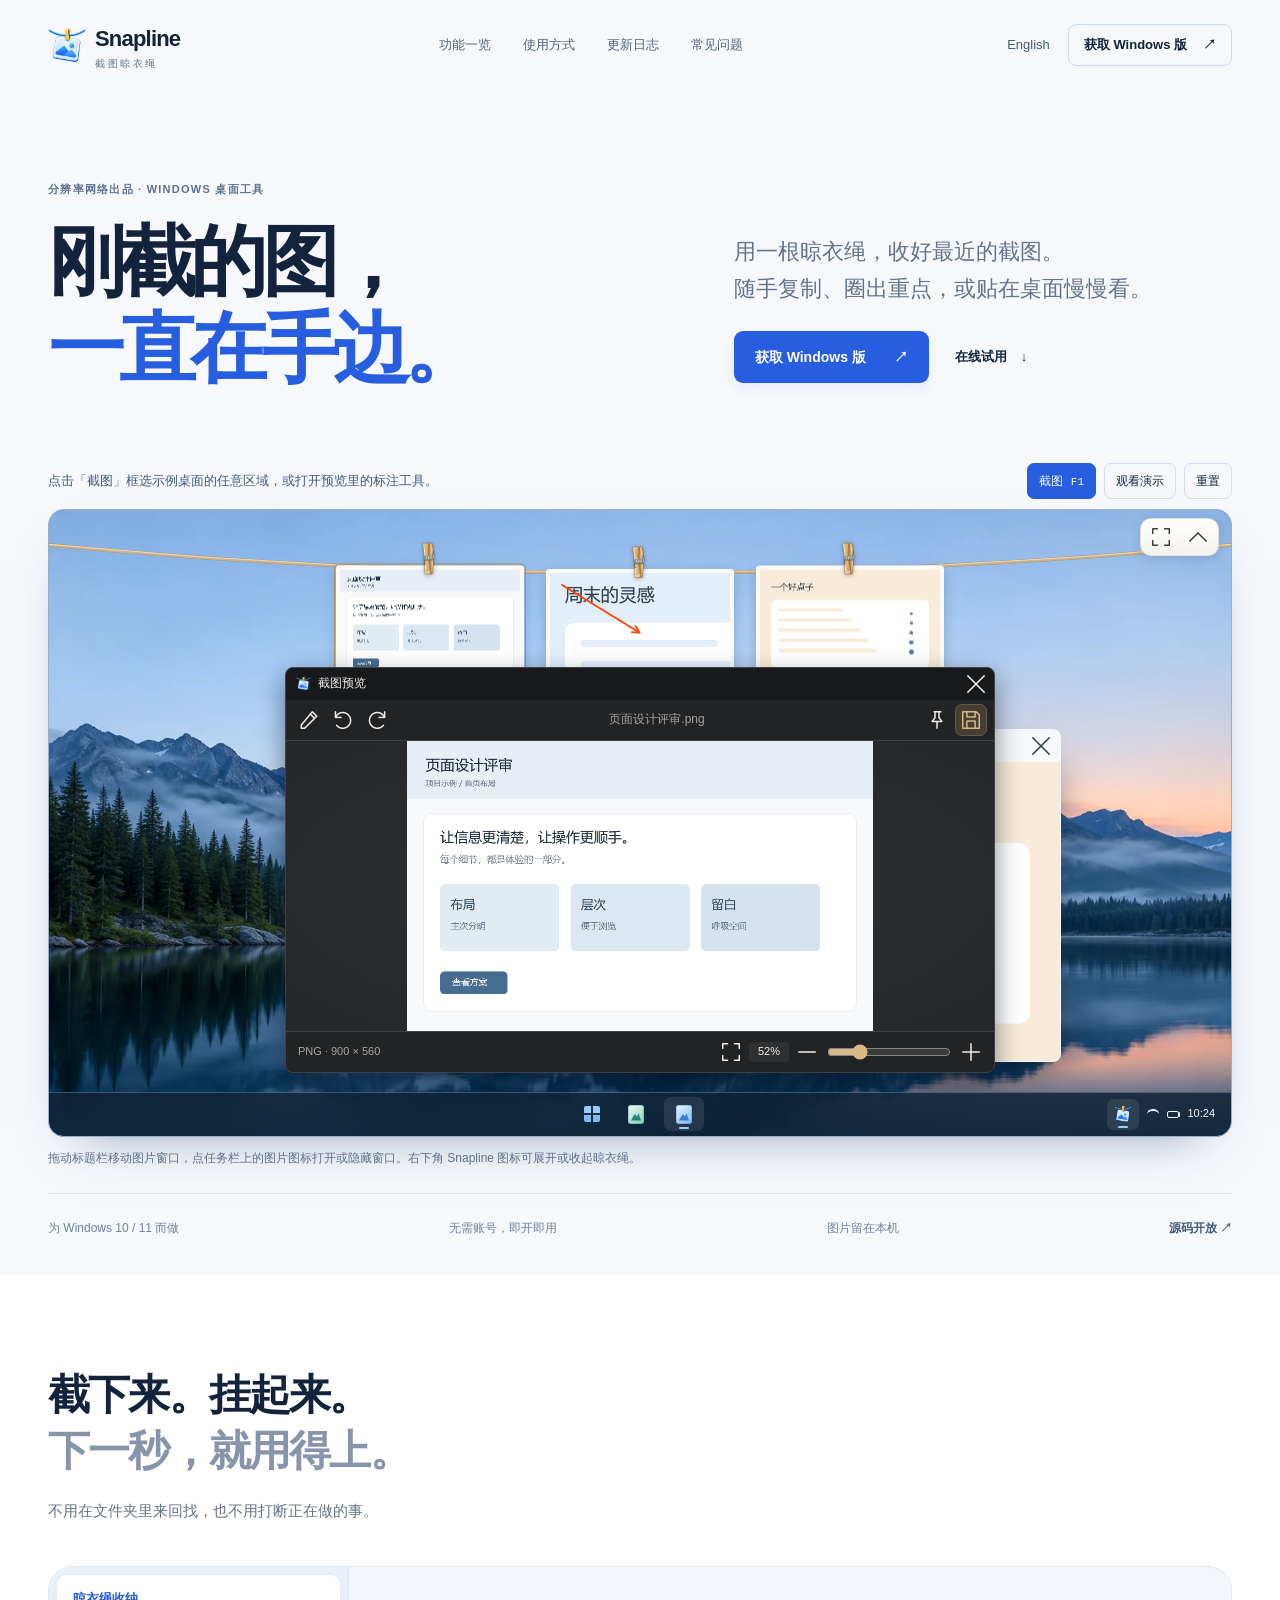
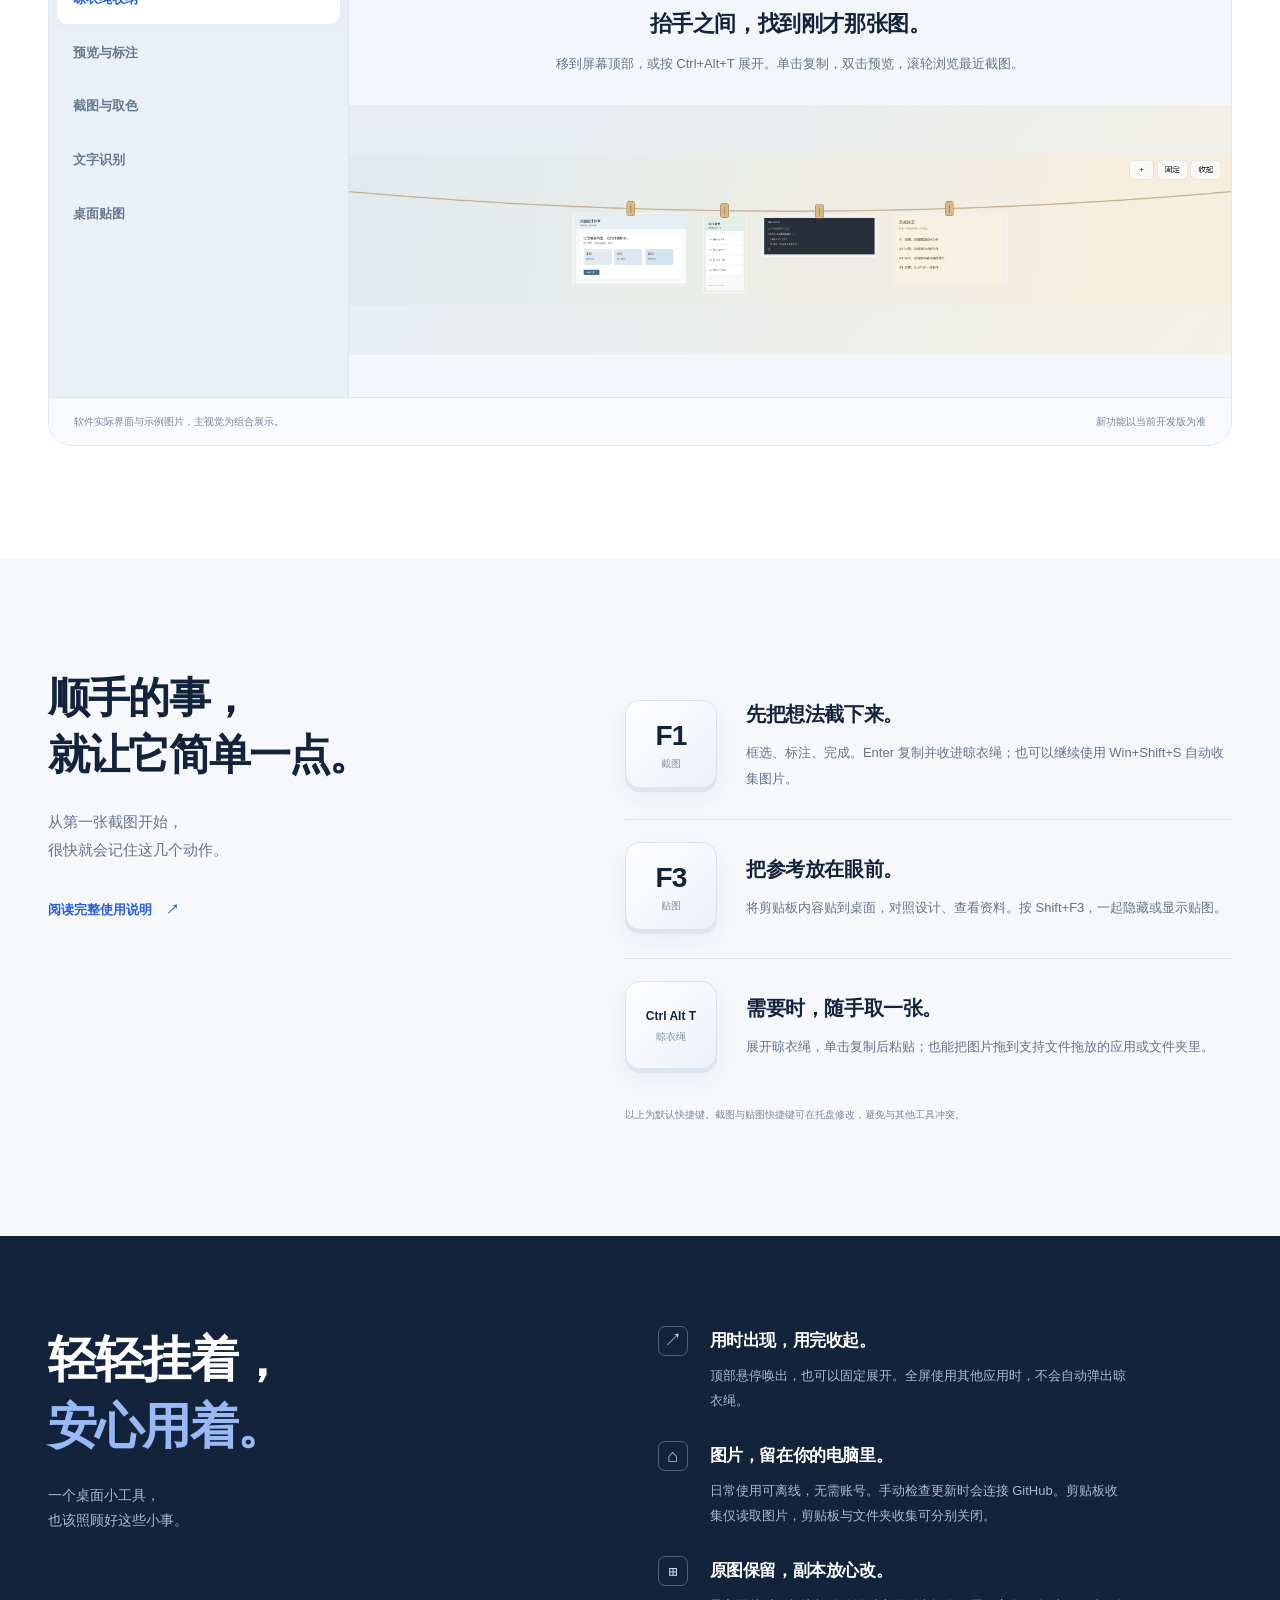
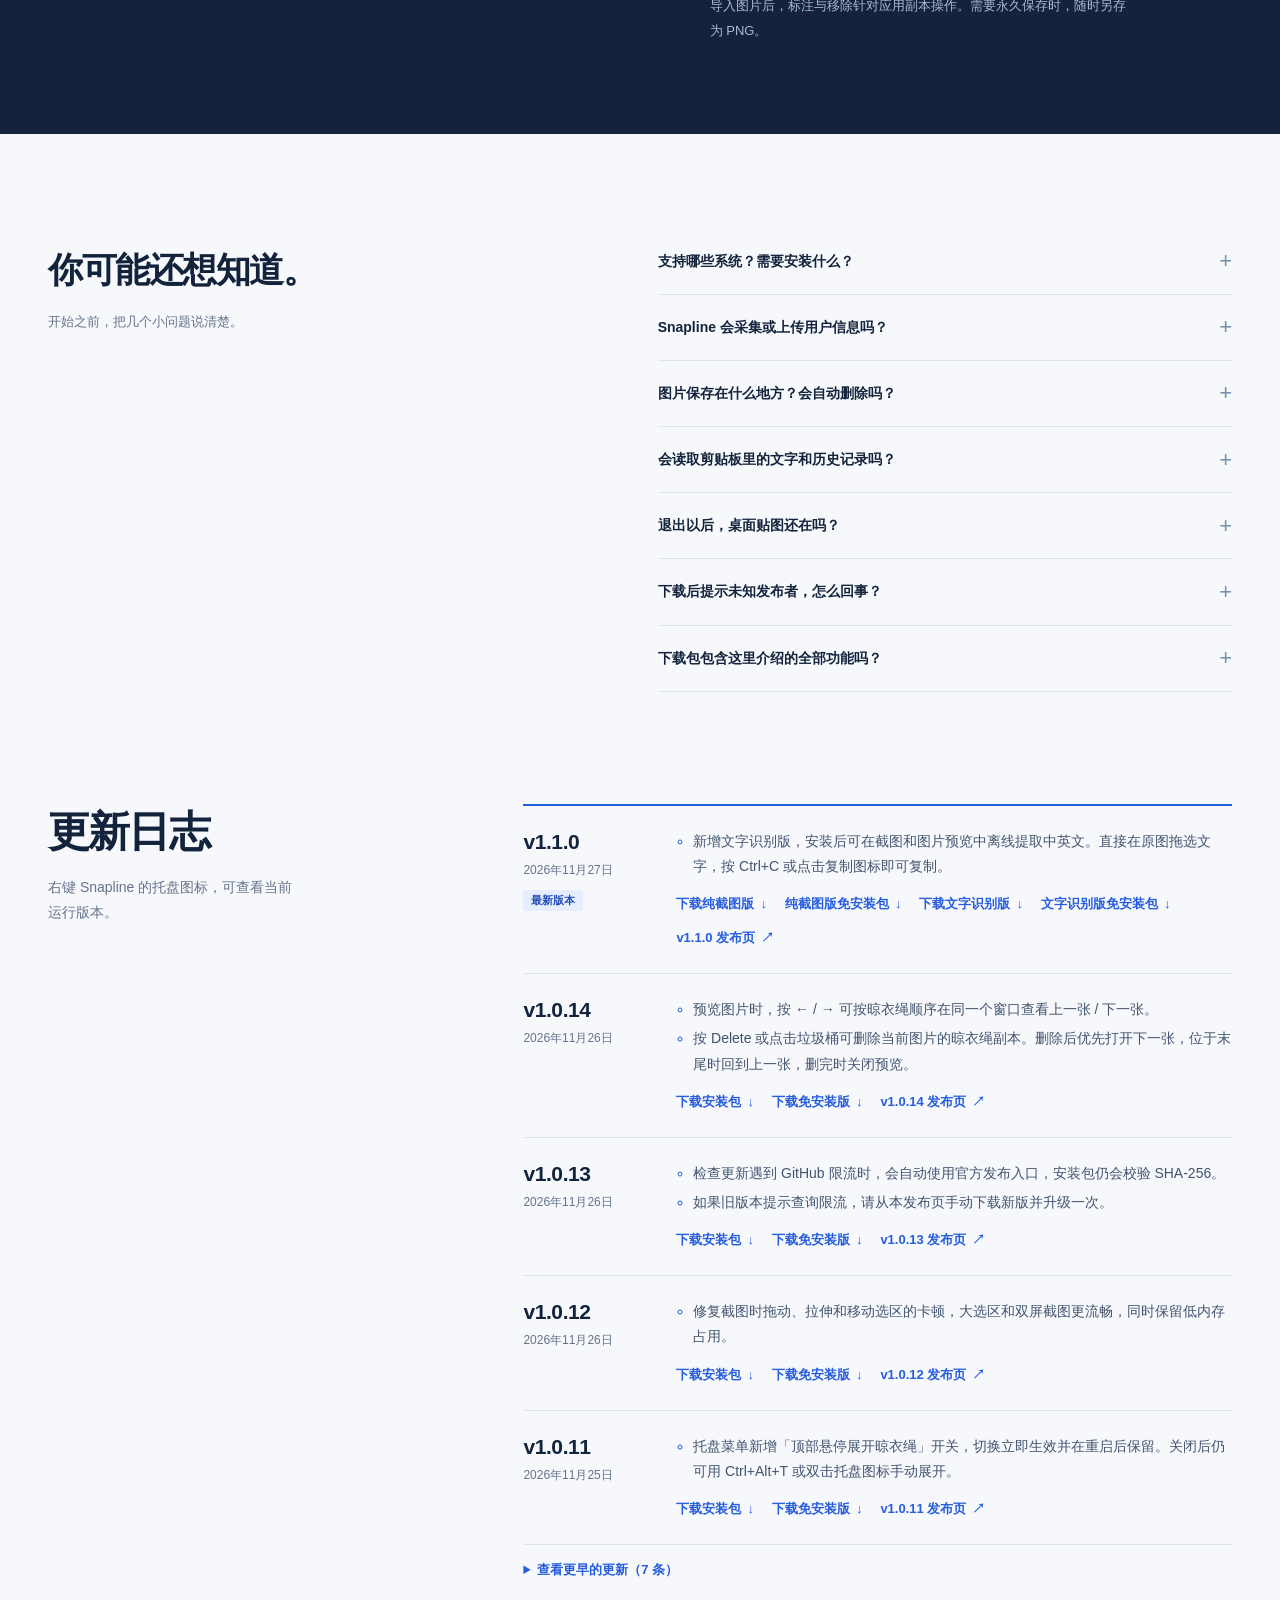
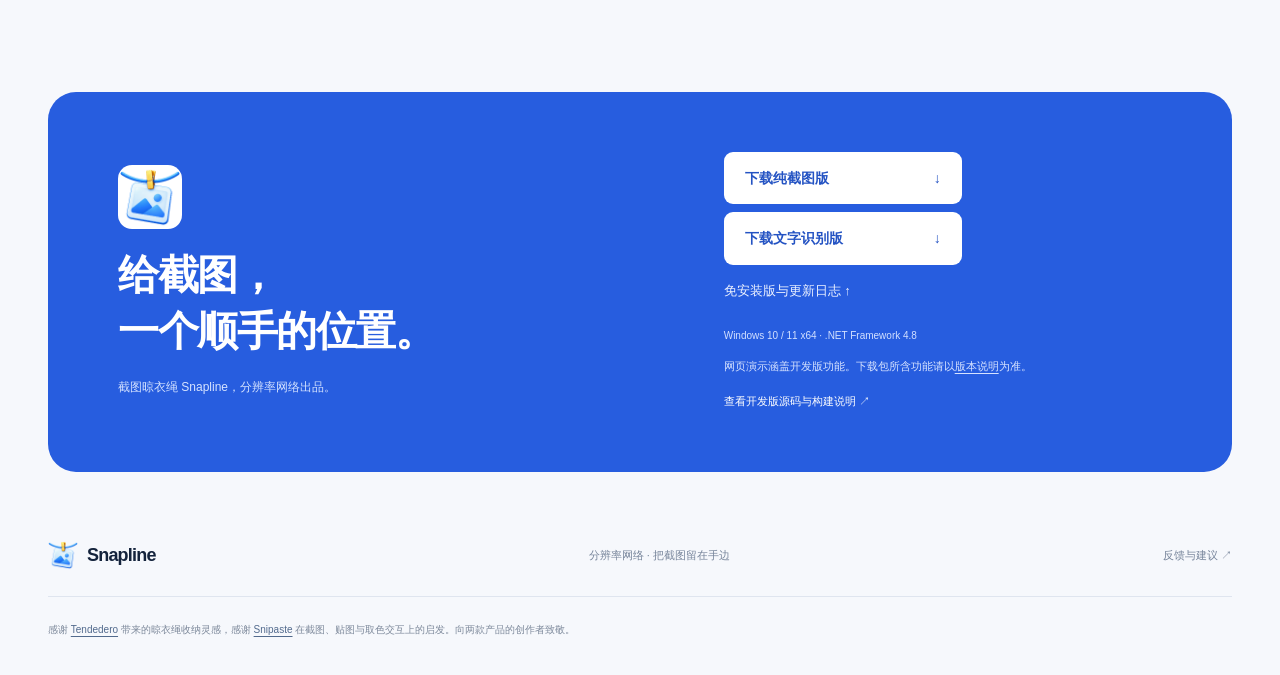
<file: docs/index.html>
<!doctype html>
<html lang="zh-CN">
<head>
  <meta charset="utf-8">
  <meta name="viewport" content="width=device-width, initial-scale=1">
  <meta name="theme-color" content="#f6f8fc">
  <meta name="description" content="截图晾衣绳 Snapline，分辨率网络出品的 Windows 桌面截图工具。把近期截图收在屏幕上方，随手复制、标注和贴图。文字识别版支持在原图上离线提取中英文。">
  <meta property="og:title" content="截图晾衣绳 Snapline · 把截图留在手边">
  <meta property="og:description" content="截下来，挂起来，随手就能用。分辨率网络出品的 Windows 桌面截图工具。">
  <meta property="og:type" content="website">
  <meta property="og:locale" content="zh_CN">
  <title>截图晾衣绳 Snapline · 把截图留在手边</title>
  <link rel="canonical" href="https://snapline-windows.pages.dev/">
  <link rel="alternate" hreflang="zh-CN" href="https://snapline-windows.pages.dev/">
  <link rel="alternate" hreflang="en" href="https://snapline-windows.pages.dev/en/">
  <link rel="alternate" hreflang="x-default" href="https://snapline-windows.pages.dev/">
  <link rel="icon" href="images/app.ico">
  <link rel="stylesheet" href="style.css">
  <link rel="stylesheet" href="desktop-demo.css">
  <script src="script.js" defer></script>
  <script src="capture-tools.js" defer></script>
  <script src="desktop-snapshot.js" defer></script>
  <script src="desktop-demo.js" defer></script>
</head>
<body>
  <a class="skip-link" href="#main">跳到正文</a>
  <header class="site-header">
    <div class="container navigation">
      <a class="brand" href="#" aria-label="Snapline 首页"><img src="images/app.ico" width="38" height="38" alt=""><span>Snapline<span class="brand-cn">截图晾衣绳</span></span></a>
      <nav aria-label="主导航"><a href="#features">功能一览</a><a href="#workflow">使用方式</a><a class="nav-changelog" href="#changelog">更新日志</a><a href="#questions">常见问题</a></nav>
      <div class="nav-actions">
        <a class="language-switch" data-language-switch href="en/index.html" hreflang="en" lang="en">English</a>
        <a class="nav-download" href="#download">获取 Windows 版 <span aria-hidden="true">↗</span></a>
      </div>
    </div>
  </header>
  <main id="main">
    <section class="hero container" aria-labelledby="hero-title">
      <div class="hero-copy">
        <p class="eyebrow">分辨率网络出品 · WINDOWS 桌面工具</p>
        <h1 id="hero-title">刚截的图，<br><span>一直在手边。</span></h1>
      </div>
      <div class="hero-details">
        <p class="hero-description">用一根晾衣绳，收好最近的截图。<br>随手复制、圈出重点，或贴在桌面慢慢看。</p>
        <div class="hero-actions"><a class="button primary" href="#download">获取 Windows 版 <span aria-hidden="true">↗</span></a><a class="text-link" href="#try">在线试用 <span aria-hidden="true">↓</span></a></div>
      </div>
    </section>
    <section class="container desktop-experience" id="try" aria-label="Snapline 网页演示">
      <div id="desktop-demo" class="desktop-demo" role="region" aria-label="可操作的示例桌面" hidden>
        <div class="desktop-toolbar">
          <p class="demo-status" role="status">点击「截图」，框选示例桌面上的任意区域。</p>
          <div class="desktop-actions">
            <button type="button" data-action="capture" class="demo-start">截图 <kbd>F1</kbd></button>
            <button type="button" data-action="tour" aria-pressed="false">观看演示</button>
            <button type="button" data-action="whole" class="demo-start" title="选择整个示例桌面（Ctrl+A）" hidden>全选桌面</button>
            <button type="button" data-action="cancel-top" title="取消截图（Esc）" hidden>取消截图</button>
            <button type="button" data-action="reset">重置</button>
          </div>
        </div>
        <div class="demo-desktop">
          <div class="demo-shelf" aria-label="晾衣绳">
            <canvas class="demo-rope" aria-hidden="true"></canvas>
            <div class="demo-shots" aria-label="最近截图"></div>
            <div class="demo-shelf-tools">
              <button type="button" data-action="open" aria-label="预览选中图片" title="预览选中图片"><span class="demo-icon icon-open"></span></button>
              <button type="button" data-action="collapse" aria-label="收起晾衣绳" title="收起晾衣绳"><span class="demo-icon icon-collapse"></span></button>
            </div>
          </div>
          <div id="demo-weekend" class="demo-paper demo-document" role="group" aria-label="周末灵感.png" hidden>
            <div class="demo-window-title">
              <span class="demo-file-icon demo-weekend-icon" aria-hidden="true"></span>周末灵感.png
              <button type="button" data-action="close-weekend" aria-label="关闭周末灵感" title="关闭周末灵感"><span class="demo-icon icon-close"></span></button>
            </div>
            <canvas role="img" aria-label="带箭头标注的周末灵感示例图"></canvas>
          </div>
          <div id="demo-note" class="demo-paper demo-source" role="group" aria-label="灵感笔记.png">
            <div class="demo-window-title">
              <span class="demo-file-icon" aria-hidden="true"></span>灵感笔记.png
              <button type="button" data-action="close-source" aria-label="关闭示例笔记" title="关闭示例笔记"><span class="demo-icon icon-close"></span></button>
            </div>
            <div class="demo-source-image"><img src="images/06-pinned-image.png" width="640" height="400" alt="示例笔记：一个好点子" draggable="false"></div>
          </div>
          <div class="demo-capture" tabindex="-1" aria-label="拖动框选示例桌面上的任意区域" hidden>
            <canvas class="demo-capture-frame" aria-hidden="true"></canvas>
            <div class="demo-selection" hidden>
              <canvas class="demo-crop-art" aria-hidden="true"></canvas>
              <span class="demo-crop-size"></span>
              <span data-edge="nw"></span><span data-edge="n"></span><span data-edge="ne"></span>
              <span data-edge="w"></span><span data-edge="e"></span>
              <span data-edge="sw"></span><span data-edge="s"></span><span data-edge="se"></span>
            </div>
          </div>
          <div class="demo-capture-actions" aria-label="截图工具栏" hidden>
            <button type="button" data-action="reselect" aria-label="重新框选" title="重新框选"><span class="demo-icon icon-reselect"></span></button>
            <button type="button" data-action="save-crop" aria-label="另存 PNG" title="另存为 PNG（Ctrl+S）" disabled><span class="demo-icon icon-save"></span></button>
            <button type="button" data-action="pin-crop" aria-label="贴到屏幕" title="贴到屏幕（Ctrl+T）" disabled><span class="demo-icon icon-pin"></span></button>
            <button type="button" data-action="cancel" aria-label="取消截图" title="取消（Esc）"><span class="demo-icon icon-close"></span></button>
            <button type="button" data-action="collect" aria-label="完成截图并收进晾衣绳" title="完成截图（Enter）" class="demo-native-highlight" disabled><span class="demo-icon icon-check"></span></button>
          </div>
          <section class="demo-editor" aria-label="图片预览与标注" hidden>
            <div class="demo-window-title"><img src="images/app.ico" width="15" height="15" alt="">截图预览<button type="button" data-action="close-editor" aria-label="关闭预览" title="关闭预览"><span class="demo-icon icon-close"></span></button></div>
            <div class="demo-editor-command">
              <button type="button" data-action="annotate" aria-label="标注工具" title="展开或收起标注工具" aria-expanded="false" aria-controls="demo-annotations"><span class="demo-icon icon-edit"></span></button>
              <button type="button" data-action="rotate-left" aria-label="向左旋转" title="向左旋转 90°"><span class="demo-icon icon-rotate-left"></span></button>
              <button type="button" data-action="rotate" aria-label="向右旋转" title="向右旋转 90°"><span class="demo-icon icon-rotate-right"></span></button>
              <span class="demo-editor-name"></span>
              <button type="button" data-action="pin" aria-label="贴到屏幕" title="将图片与标注贴到屏幕"><span class="demo-icon icon-pin"></span></button>
              <button type="button" data-action="save" class="demo-native-highlight" aria-label="保存到演示副本" title="保存到演示副本"><span class="demo-icon icon-save"></span></button>
            </div>
            <div class="demo-editor-tools" id="demo-annotations" aria-label="标注工具" hidden>
              <button type="button" data-tool="pen" aria-label="画笔" title="画笔" aria-pressed="true"><span class="demo-icon icon-pen"></span></button>
              <button type="button" data-tool="arrow" aria-label="箭头" title="箭头" aria-pressed="false"><span class="demo-icon icon-arrow"></span></button>
              <button type="button" data-action="undo" aria-label="撤销" title="撤销（Ctrl+Z）" disabled><span class="demo-icon icon-undo"></span></button>
              <button type="button" class="demo-ink" data-ink="#ff4500" aria-label="橙红色" title="橙红色" aria-pressed="true"></button>
              <button type="button" class="demo-ink" data-ink="#ffd700" aria-label="金黄色" title="金黄色" aria-pressed="false"></button>
              <button type="button" class="demo-ink" data-ink="#1e90ff" aria-label="亮蓝色" title="亮蓝色" aria-pressed="false"></button>
            </div>
            <div class="demo-editor-image"><canvas tabindex="0" aria-label="在图片上拖动以标注，按 Ctrl+Z 撤销"></canvas></div>
            <div class="demo-editor-footer">
              <span class="demo-editor-info"></span>
              <button type="button" data-action="fit" aria-label="适应窗口" title="适应窗口"><span class="demo-icon icon-open"></span></button>
              <output class="demo-zoom-level"></output>
              <button type="button" data-action="zoom-out" aria-label="缩小预览" title="缩小预览"><span class="demo-icon icon-minus"></span></button>
              <input type="range" class="demo-zoom" aria-label="预览缩放" min="55" max="250" value="100">
              <button type="button" data-action="zoom-in" aria-label="放大预览" title="放大预览"><span class="demo-icon icon-plus"></span></button>
            </div>
          </section>
          <section class="demo-pin" aria-label="桌面贴图" hidden>
            <button type="button" class="demo-pin-handle" aria-label="拖动贴图，或用方向键移动。双击关闭。"><canvas></canvas></button>
            <div class="demo-pin-tools">
              <label>大小 <input type="range" data-adjust="size" min="65" max="130" value="100"></label>
              <label>透明度 <input type="range" data-adjust="opacity" min="25" max="100" value="100"></label>
              <button type="button" data-action="close-pin" aria-label="关闭贴图" title="关闭贴图"><span class="demo-icon icon-close"></span></button>
            </div>
          </section>
          <div class="demo-taskbar" aria-label="示例桌面任务栏">
            <div class="demo-taskbar-apps">
              <span class="demo-launcher" aria-hidden="true"></span>
              <button type="button" data-action="weekend" aria-label="显示或隐藏周末灵感" title="周末灵感.png" aria-controls="demo-weekend" aria-pressed="false"><span class="demo-file-icon demo-weekend-icon" aria-hidden="true"></span></button>
              <button type="button" data-action="note" aria-label="显示或隐藏示例笔记" title="灵感笔记.png" aria-controls="demo-note" aria-pressed="true"><span class="demo-file-icon" aria-hidden="true"></span></button>
            </div>
            <div class="demo-tray">
              <button type="button" data-action="shelf" aria-label="展开或收起截图晾衣绳" title="截图晾衣绳（Ctrl+Alt+T）" aria-pressed="true"><img src="images/app.ico" width="22" height="22" alt=""></button>
              <span class="demo-network" aria-hidden="true"></span><span class="demo-battery" aria-hidden="true"></span><span aria-hidden="true">10:24</span>
            </div>
          </div>
        </div>
        <p class="desktop-caption">拖动标题栏移动图片窗口，点任务栏上的图片图标打开或隐藏窗口。右下角 Snapline 图标可展开或收起晾衣绳。</p>
      </div>
      <div id="desktop-fallback" class="desktop-fallback">
        <img src="images/01-desktop-shelf.png" width="1440" height="246" alt="截图晾衣绳实机界面">
        <p>启用 JavaScript 后可试用网页演示。</p>
      </div>
    </section>
    <div class="container essentials" aria-label="产品特性"><span>为 Windows 10 / 11 而做</span><span>无需账号，即开即用</span><span>图片留在本机</span><a href="https://github.com/super-eggs/snapline-windows" target="_blank" rel="noopener noreferrer">源码开放 <span aria-hidden="true">↗</span></a></div>
    <section class="showcase-section section-space" id="features" aria-labelledby="features-title">
      <div class="container">
        <div class="section-heading reveal"><h2 id="features-title">截下来。挂起来。<br><span class="muted-heading">下一秒，就用得上。</span></h2><p>不用在文件夹里来回找，也不用打断正在做的事。</p></div>
        <div class="showcase reveal">
          <div class="demo-tabs" role="tablist" aria-label="查看软件功能">
            <button id="tab-shelf" type="button" role="tab" aria-selected="true" aria-controls="panel-shelf" tabindex="0">晾衣绳收纳</button>
            <button id="tab-preview" type="button" role="tab" aria-selected="false" aria-controls="panel-preview" tabindex="-1">预览与标注</button>
            <button id="tab-capture" type="button" role="tab" aria-selected="false" aria-controls="panel-capture" tabindex="-1">截图与取色</button>
            <button id="tab-ocr" type="button" role="tab" aria-selected="false" aria-controls="ocr" tabindex="-1">文字识别</button>
            <button id="tab-pin" type="button" role="tab" aria-selected="false" aria-controls="panel-pin" tabindex="-1">桌面贴图</button>
          </div>
          <div id="panel-shelf" class="demo-panel shelf-panel" role="tabpanel" aria-labelledby="tab-shelf" tabindex="0">
            <div class="demo-copy"><h3>抬手之间，找到刚才那张图。</h3><p>移到屏幕顶部，或按 Ctrl+Alt+T 展开。单击复制，双击预览，滚轮浏览最近截图。</p></div>
            <div class="shelf-stage"><img src="images/01-desktop-shelf.png" alt="晾衣绳按截图原比例展示页面、清单、代码与笔记" width="1440" height="246" loading="lazy"></div>
          </div>
          <div id="panel-preview" class="demo-panel" role="tabpanel" aria-labelledby="tab-preview" tabindex="0" hidden>
            <div class="demo-copy"><h3>看清细节，也把重点讲清楚。</h3><p>放大、旋转、标注，在同一个窗口里完成。保存更新应用副本，导入的原图继续保留。</p></div>
            <button class="screenshot-button preview-stage" data-image="images/03-annotation.png" data-title="预览与标注 · 示例界面" aria-label="放大查看预览与标注界面"><img src="images/03-annotation.png" alt="标注窗口内的设计示例与圈选笔迹" width="1100" height="760" loading="lazy"></button>
          </div>
          <div id="panel-capture" class="demo-panel" role="tabpanel" aria-labelledby="tab-capture" tabindex="0" hidden>
            <div class="demo-copy"><h3>一键截图，顺手圈出你想说的。</h3><p>F1 开始截图，自由框选或选择识别到的控件。选好区域后打开取色器，复制 HEX / RGB 颜色。</p></div>
            <a class="capture-stage" href="#try" data-try-capture><img class="capture-example" src="images/05-capture-annotation.png" alt="" width="301" height="201" loading="lazy"><img class="capture-toolbar" src="images/04-capture-toolbar.png" alt="" width="645" height="42" loading="lazy"><span class="button primary">试用截图工具 <span aria-hidden="true">↑</span></span></a>
          </div>
          <div id="ocr" class="demo-panel" role="tabpanel" aria-labelledby="tab-ocr" tabindex="0" hidden>
            <div class="demo-copy">
              <h3>直接复制截图中的文字</h3>
              <p>在截图或图片预览中点击「提取文字」，在原图上拖选中英文，再按 <kbd>Ctrl+C</kbd> 复制。</p>
              <p>文字识别版使用本地模型，离线完成识别。Snapline 不采集用户个人信息，不上传或回传截图和识别结果。</p>
            </div>
            <button class="screenshot-button preview-stage" type="button" data-image="images/07-text-recognition.png" data-title="在原图上选中文字" aria-label="放大查看文字识别界面"><img src="images/07-text-recognition.png" alt="Snapline 截图界面，原图上的英文 Review 和中文项目编号已选中，底部工具栏显示复制文字图标" width="1050" height="640" loading="lazy"></button>
          </div>
          <div id="panel-pin" class="demo-panel" role="tabpanel" aria-labelledby="tab-pin" tabindex="0" hidden>
            <div class="demo-copy"><h3>把参考留在眼前，思路就不用来回切。</h3><p>F3 将剪贴板图片、文字或颜色贴到屏幕。拖动移动，滚轮缩放，Ctrl+滚轮调节透明度。</p></div>
            <div class="pin-stage"><img src="images/06-pinned-image.png" alt="贴图演示中的一张“一个好点子”示例图片" width="640" height="400" loading="lazy"><p>贴图仅在本次运行期间保留，长期保存请另存 PNG。</p></div>
          </div>
          <div class="demo-footer"><span>软件实际界面与示例图片，主视觉为组合展示。</span><span>新功能以当前开发版为准</span></div>
        </div>
      </div>
    </section>
    <section class="workflow-section container section-space" id="workflow" aria-labelledby="workflow-title">
      <div class="workflow-intro reveal"><h2 id="workflow-title">顺手的事，<br>就让它简单一点。</h2><p>从第一张截图开始，<br>很快就会记住这几个动作。</p><a class="text-link" href="https://github.com/super-eggs/snapline-windows#使用" target="_blank" rel="noopener noreferrer">阅读完整使用说明 <span aria-hidden="true">↗</span></a></div>
      <div class="workflow-steps">
        <article class="workflow-step reveal"><div class="keycap"><kbd>F1</kbd><span>截图</span></div><div><h3>先把想法截下来。</h3><p>框选、标注、完成。Enter 复制并收进晾衣绳；也可以继续使用 Win+Shift+S 自动收集图片。</p></div></article>
        <article class="workflow-step reveal"><div class="keycap"><kbd>F3</kbd><span>贴图</span></div><div><h3>把参考放在眼前。</h3><p>将剪贴板内容贴到桌面，对照设计、查看资料。按 Shift+F3，一起隐藏或显示贴图。</p></div></article>
        <article class="workflow-step reveal"><div class="keycap chord"><kbd>Ctrl Alt T</kbd><span>晾衣绳</span></div><div><h3>需要时，随手取一张。</h3><p>展开晾衣绳，单击复制后粘贴；也能把图片拖到支持文件拖放的应用或文件夹里。</p></div></article>
        <p class="shortcut-note">以上为默认快捷键。截图与贴图快捷键可在托盘修改，避免与其他工具冲突。</p>
      </div>
    </section>
    <section class="care-section" aria-labelledby="care-title">
      <div class="container care-layout">
        <div class="care-heading reveal"><h2 id="care-title">轻轻挂着，<br><span>安心用着。</span></h2><p>一个桌面小工具，<br>也该照顾好这些小事。</p></div>
        <div class="care-items">
          <article class="reveal"><span class="care-symbol" aria-hidden="true">↗</span><h3>用时出现，用完收起。</h3><p>顶部悬停唤出，也可以固定展开。全屏使用其他应用时，不会自动弹出晾衣绳。</p></article>
          <article class="reveal"><span class="care-symbol" aria-hidden="true">⌂</span><h3>图片，留在你的电脑里。</h3><p>日常使用可离线，无需账号。手动检查更新时会连接 GitHub。剪贴板收集仅读取图片，剪贴板与文件夹收集可分别关闭。</p></article>
          <article class="reveal"><span class="care-symbol" aria-hidden="true">⊞</span><h3>原图保留，副本放心改。</h3><p>导入图片后，标注与移除针对应用副本操作。需要永久保存时，随时另存为 PNG。</p></article>
        </div>
      </div>
    </section>
    <section class="container questions-section section-space" id="questions" aria-labelledby="questions-title">
      <div class="questions-heading reveal"><h2 id="questions-title">你可能还想知道。</h2><p>开始之前，把几个小问题说清楚。</p></div>
      <div class="questions-list reveal">
        <details><summary>支持哪些系统？需要安装什么？</summary><div><p>支持 Windows 10 / 11 x64，需要 .NET Framework 4.8 或更高版本。提供安装包和免安装版；安装包无需管理员权限，免安装版解压后运行 Snapline.exe 即可。</p></div></details>
        <details id="privacy"><summary>Snapline 会采集或上传用户信息吗？</summary><div><p>Snapline 客户端不采集用户个人信息或使用统计。截图、剪贴板内容和识别结果均在本机处理，不会上传或回传。手动检查更新时，软件只向 GitHub 查询公开版本，并在你确认后获取更新。</p></div></details>
        <details><summary>图片保存在什么地方？会自动删除吗？</summary><div><p>图片副本与设置保存在 <code>%LOCALAPPDATA%\Snapline</code>，也可从托盘打开收集文件夹。晾衣绳显示最近 60 张，较旧副本仍留在 inbox 文件夹中，不会自动清理。</p></div></details>
        <details><summary>会读取剪贴板里的文字和历史记录吗？</summary><div><p>自动收集只读取之后发生变化的图片，不读取文字或剪贴板历史。仅当你主动使用“贴到屏幕”时，才会读取当前剪贴板中的图片、文字或颜色。</p></div></details>
        <details><summary>退出以后，桌面贴图还在吗？</summary><div><p>贴图只在当前运行期间保留，退出后不会恢复。需要长期保留，请在贴图中按 Ctrl+S 另存 PNG。晾衣绳里已保存的图片副本会留在本机。</p></div></details>
        <details><summary>下载后提示未知发布者，怎么回事？</summary><div><p>当前程序与安装包尚未进行代码签名，Windows 可能显示未知发布者或 SmartScreen 提示。请只从本页链接指向的 GitHub Release 下载，并核对该版本附带的 SHA-256 校验文件。</p></div></details>
        <details><summary>下载包包含这里介绍的全部功能吗？</summary><div><p>本页演示开发版的部分功能。下载前可查看对应版本说明，开发版也可从源码构建。</p></div></details>
      </div>
    </section>
    <section class="changelog-section container" id="changelog" aria-labelledby="changelog-title">
      <div class="changelog-heading">
        <h2 id="changelog-title">更新日志</h2>
        <p>右键 Snapline 的托盘图标，可查看当前运行版本。</p>
      </div>
      <div class="changelog-history">
        <!-- releases:start -->
        <ol class="changelog-entries" role="list">
          <li class="changelog-entry">
            <div class="changelog-version">
              <h3>v1.1.0</h3><time datetime="2026-11-27">2026年11月27日</time>
              <span class="changelog-latest">最新版本</span>
            </div>
            <div class="changelog-content">
              <ul class="changelog-notes">
                <li>新增文字识别版，安装后可在截图和图片预览中离线提取中英文。直接在原图拖选文字，按 Ctrl+C 或点击复制图标即可复制。</li>
              </ul>
              <div class="changelog-links">
                <a href="https://github.com/super-eggs/snapline-windows/releases/download/v1.1.0/Snapline-Setup-1.1.0-x64.exe">下载纯截图版 <span aria-hidden="true">↓</span></a>
                <a href="https://github.com/super-eggs/snapline-windows/releases/download/v1.1.0/Snapline-Portable-1.1.0-x64.zip">纯截图版免安装包 <span aria-hidden="true">↓</span></a>
                <a href="https://github.com/super-eggs/snapline-windows/releases/download/v1.1.0/Snapline-OCR-Setup-1.1.0-x64.exe">下载文字识别版 <span aria-hidden="true">↓</span></a>
                <a href="https://github.com/super-eggs/snapline-windows/releases/download/v1.1.0/Snapline-OCR-Portable-1.1.0-x64.zip">文字识别版免安装包 <span aria-hidden="true">↓</span></a>
                <a href="https://github.com/super-eggs/snapline-windows/releases/tag/v1.1.0">v1.1.0 发布页 <span aria-hidden="true">↗</span></a>
              </div>
            </div>
          </li>
          <li class="changelog-entry">
            <div class="changelog-version">
              <h3>v1.0.14</h3><time datetime="2026-11-26">2026年11月26日</time>
            </div>
            <div class="changelog-content">
              <ul class="changelog-notes">
                <li>预览图片时，按 ← / → 可按晾衣绳顺序在同一个窗口查看上一张 / 下一张。</li>
                <li>按 Delete 或点击垃圾桶可删除当前图片的晾衣绳副本。删除后优先打开下一张，位于末尾时回到上一张，删完时关闭预览。</li>
              </ul>
              <div class="changelog-links">
                <a href="https://github.com/super-eggs/snapline-windows/releases/download/v1.0.14/Snapline-Setup-1.0.14-x64.exe">下载安装包 <span aria-hidden="true">↓</span></a>
                <a href="https://github.com/super-eggs/snapline-windows/releases/download/v1.0.14/Snapline-Portable-1.0.14-x64.zip">下载免安装版 <span aria-hidden="true">↓</span></a>
                <a href="https://github.com/super-eggs/snapline-windows/releases/tag/v1.0.14">v1.0.14 发布页 <span aria-hidden="true">↗</span></a>
              </div>
            </div>
          </li>
          <li class="changelog-entry">
            <div class="changelog-version">
              <h3>v1.0.13</h3><time datetime="2026-11-26">2026年11月26日</time>
            </div>
            <div class="changelog-content">
              <ul class="changelog-notes">
                <li>检查更新遇到 GitHub 限流时，会自动使用官方发布入口，安装包仍会校验 SHA-256。</li>
                <li>如果旧版本提示查询限流，请从本发布页手动下载新版并升级一次。</li>
              </ul>
              <div class="changelog-links">
                <a href="https://github.com/super-eggs/snapline-windows/releases/download/v1.0.13/Snapline-Setup-1.0.13-x64.exe">下载安装包 <span aria-hidden="true">↓</span></a>
                <a href="https://github.com/super-eggs/snapline-windows/releases/download/v1.0.13/Snapline-Portable-1.0.13-x64.zip">下载免安装版 <span aria-hidden="true">↓</span></a>
                <a href="https://github.com/super-eggs/snapline-windows/releases/tag/v1.0.13">v1.0.13 发布页 <span aria-hidden="true">↗</span></a>
              </div>
            </div>
          </li>
          <li class="changelog-entry">
            <div class="changelog-version">
              <h3>v1.0.12</h3><time datetime="2026-11-26">2026年11月26日</time>
            </div>
            <div class="changelog-content">
              <ul class="changelog-notes">
                <li>修复截图时拖动、拉伸和移动选区的卡顿，大选区和双屏截图更流畅，同时保留低内存占用。</li>
              </ul>
              <div class="changelog-links">
                <a href="https://github.com/super-eggs/snapline-windows/releases/download/v1.0.12/Snapline-Setup-1.0.12-x64.exe">下载安装包 <span aria-hidden="true">↓</span></a>
                <a href="https://github.com/super-eggs/snapline-windows/releases/download/v1.0.12/Snapline-Portable-1.0.12-x64.zip">下载免安装版 <span aria-hidden="true">↓</span></a>
                <a href="https://github.com/super-eggs/snapline-windows/releases/tag/v1.0.12">v1.0.12 发布页 <span aria-hidden="true">↗</span></a>
              </div>
            </div>
          </li>
          <li class="changelog-entry">
            <div class="changelog-version">
              <h3>v1.0.11</h3><time datetime="2026-11-25">2026年11月25日</time>
            </div>
            <div class="changelog-content">
              <ul class="changelog-notes">
                <li>托盘菜单新增「顶部悬停展开晾衣绳」开关，切换立即生效并在重启后保留。关闭后仍可用 Ctrl+Alt+T 或双击托盘图标手动展开。</li>
              </ul>
              <div class="changelog-links">
                <a href="https://github.com/super-eggs/snapline-windows/releases/download/v1.0.11/Snapline-Setup-1.0.11-x64.exe">下载安装包 <span aria-hidden="true">↓</span></a>
                <a href="https://github.com/super-eggs/snapline-windows/releases/download/v1.0.11/Snapline-Portable-1.0.11-x64.zip">下载免安装版 <span aria-hidden="true">↓</span></a>
                <a href="https://github.com/super-eggs/snapline-windows/releases/tag/v1.0.11">v1.0.11 发布页 <span aria-hidden="true">↗</span></a>
              </div>
            </div>
          </li>
        </ol>
        <details class="changelog-older">
          <summary>查看更早的更新（7 条）</summary>
          <ol class="changelog-entries" role="list" start="6">
            <li class="changelog-entry">
              <div class="changelog-version">
                <h3>v1.0.10</h3><time datetime="2026-11-25">2026年11月25日</time>
              </div>
              <div class="changelog-content">
                <ul class="changelog-notes">
                  <li>降低截图和框选时的内存峰值，保留原始分辨率。大尺寸截图关闭后，在后台回收图像缓冲。</li>
                  <li>托盘菜单首次打开时加载，后台快捷键使用轻量消息窗口。</li>
                </ul>
                <div class="changelog-links">
                  <a href="https://github.com/super-eggs/snapline-windows/releases/download/v1.0.10/Snapline-Setup-1.0.10-x64.exe">下载安装包 <span aria-hidden="true">↓</span></a>
                  <a href="https://github.com/super-eggs/snapline-windows/releases/download/v1.0.10/Snapline-Portable-1.0.10-x64.zip">下载免安装版 <span aria-hidden="true">↓</span></a>
                  <a href="https://github.com/super-eggs/snapline-windows/releases/tag/v1.0.10">v1.0.10 发布页 <span aria-hidden="true">↗</span></a>
                </div>
              </div>
            </li>
            <li class="changelog-entry">
              <div class="changelog-version">
                <h3>v1.0.9</h3><time datetime="2026-11-24">2026年11月24日</time>
              </div>
              <div class="changelog-content">
                <ul class="changelog-notes">
                  <li>鼠标移到屏幕顶部时，晾衣绳缓缓滑下，移开后滑回顶部。收起途中移回鼠标，面板会反向滑回。</li>
                  <li>修复截图复制时与后台剪贴板收集争用，以及图片已可粘贴时仍提示复制失败的情况。</li>
                  <li>托盘启动时先准备快捷键，首次展开晾衣绳时再加载历史缩略图。</li>
                  <li>晾衣绳收起时按快捷键可以直接开始截图，抓屏和暗色背景在后台准备。</li>
                  <li>放大预览时保留清晰像素边缘，减少标注时的重复绘制，并在后台保存预览修改。</li>
                </ul>
                <div class="changelog-links">
                  <a href="https://github.com/super-eggs/snapline-windows/releases/download/v1.0.9/Snapline-Setup-1.0.9-x64.exe">下载安装包 <span aria-hidden="true">↓</span></a>
                  <a href="https://github.com/super-eggs/snapline-windows/releases/download/v1.0.9/Snapline-Portable-1.0.9-x64.zip">下载免安装版 <span aria-hidden="true">↓</span></a>
                  <a href="https://github.com/super-eggs/snapline-windows/releases/tag/v1.0.9">v1.0.9 发布页 <span aria-hidden="true">↗</span></a>
                </div>
              </div>
            </li>
            <li class="changelog-entry">
              <div class="changelog-version">
                <h3>v1.0.4</h3><time datetime="2026-11-21">2026年11月21日</time>
              </div>
              <div class="changelog-content">
                <ul class="changelog-notes">
                  <li>修复 GitHub Actions 原生控件识别自检受真实鼠标位置干扰的问题。</li>
                  <li>正式版本标签可自动构建安装包和便携版，完成安装与卸载检查后发布。</li>
                </ul>
                <div class="changelog-links">
                  <a href="https://github.com/super-eggs/snapline-windows/releases/download/v1.0.4/Snapline-Setup-1.0.4-x64.exe">下载安装包 <span aria-hidden="true">↓</span></a>
                  <a href="https://github.com/super-eggs/snapline-windows/releases/download/v1.0.4/Snapline-Portable-1.0.4-x64.zip">下载免安装版 <span aria-hidden="true">↓</span></a>
                  <a href="https://github.com/super-eggs/snapline-windows/releases/tag/v1.0.4">v1.0.4 发布页 <span aria-hidden="true">↗</span></a>
                </div>
              </div>
            </li>
            <li class="changelog-entry">
              <div class="changelog-version">
                <h3>v1.0.3</h3><time datetime="2026-11-21">2026年11月21日</time>
              </div>
              <div class="changelog-content">
                <ul class="changelog-notes">
                  <li>右键系统托盘图标可手动检查 GitHub 上的最新正式版。</li>
                  <li>安装版确认后下载并校验安装包，可在原目录升级，保留截图和设置。</li>
                  <li>免安装版可从更新提示打开新版 ZIP 下载。</li>
                  <li>文字标注确认后，可用文字或手形工具拖动调整位置，并用 Ctrl+Z 撤销移动。</li>
                </ul>
                <div class="changelog-links">
                  <a href="https://github.com/super-eggs/snapline-windows/releases/download/v1.0.3/Snapline-Setup-1.0.3-x64.exe">下载安装包 <span aria-hidden="true">↓</span></a>
                  <a href="https://github.com/super-eggs/snapline-windows/releases/download/v1.0.3/Snapline-Portable-1.0.3-x64.zip">下载免安装版 <span aria-hidden="true">↓</span></a>
                  <a href="https://github.com/super-eggs/snapline-windows/releases/tag/v1.0.3">v1.0.3 发布页 <span aria-hidden="true">↗</span></a>
                </div>
              </div>
            </li>
            <li class="changelog-entry">
              <div class="changelog-version">
                <h3>v1.0.2</h3><time datetime="2026-11-20">2026年11月20日</time>
              </div>
              <div class="changelog-content">
                <ul class="changelog-notes">
                  <li>截图完成时如果剪贴板被占用，自动重试复制。持续失败时提示截图已保存，可从晾衣绳重新复制。</li>
                  <li>右键系统托盘图标可查看当前运行版本。</li>
                  <li>安装包和免安装版文件名都带有版本号。</li>
                  <li>可覆盖安装升级，保留截图与配置。</li>
                </ul>
                <div class="changelog-links">
                  <a href="https://github.com/super-eggs/snapline-windows/releases/download/v1.0.2/Snapline-Setup-1.0.2-x64.exe">下载安装包 <span aria-hidden="true">↓</span></a>
                  <a href="https://github.com/super-eggs/snapline-windows/releases/download/v1.0.2/Snapline-Portable-1.0.2-x64.zip">下载免安装版 <span aria-hidden="true">↓</span></a>
                  <a href="https://github.com/super-eggs/snapline-windows/releases/tag/v1.0.2">v1.0.2 发布页 <span aria-hidden="true">↗</span></a>
                </div>
              </div>
            </li>
            <li class="changelog-entry">
              <div class="changelog-version">
                <h3>v1.0.1</h3><time datetime="2026-10-12">2026年10月12日</time>
              </div>
              <div class="changelog-content">
                <ul class="changelog-notes">
                  <li>新增 Snapline 专属图标：蓝色弧形晾衣绳、金色夹子与截图卡片。</li>
                  <li>程序文件、预览窗口、系统托盘、安装包和快捷方式统一使用新图标。</li>
                  <li>图标内含 16–256 像素的九种尺寸，支持 Windows 不同缩放比例。</li>
                  <li>可覆盖安装升级，保留截图与配置。</li>
                </ul>
                <div class="changelog-links">
                  <a href="https://github.com/super-eggs/snapline-windows/releases/download/v1.0.1/Snapline-Setup-x64.exe">下载安装包 <span aria-hidden="true">↓</span></a>
                  <a href="https://github.com/super-eggs/snapline-windows/releases/download/v1.0.1/Snapline-Portable-x64.zip">下载免安装版 <span aria-hidden="true">↓</span></a>
                  <a href="https://github.com/super-eggs/snapline-windows/releases/tag/v1.0.1">v1.0.1 发布页 <span aria-hidden="true">↗</span></a>
                </div>
              </div>
            </li>
            <li class="changelog-entry">
              <div class="changelog-version">
                <h3>v1.0.0</h3><time datetime="2026-10-12">2026年10月12日</time>
              </div>
              <div class="changelog-content">
                <ul class="changelog-notes">
                  <li>首个 Windows 版本，支持剪贴板图片收集、晾衣绳浏览、单击复制、图片预览和画笔标注。</li>
                </ul>
                <div class="changelog-links">
                  <a href="https://github.com/super-eggs/snapline-windows/releases/download/v1.0.0/Snapline-Setup-x64.exe">下载安装包 <span aria-hidden="true">↓</span></a>
                  <a href="https://github.com/super-eggs/snapline-windows/releases/download/v1.0.0/Snapline-Portable-x64.zip">下载免安装版 <span aria-hidden="true">↓</span></a>
                  <a href="https://github.com/super-eggs/snapline-windows/releases/tag/v1.0.0">v1.0.0 发布页 <span aria-hidden="true">↗</span></a>
                </div>
              </div>
            </li>
          </ol>
        </details>
        <!-- releases:end -->
      </div>
    </section>
    <section class="download-section container" id="download" aria-labelledby="download-title">
      <div class="download-card reveal">
        <div class="download-copy"><img src="images/app.ico" width="64" height="64" alt="" loading="lazy"><h2 id="download-title">给截图，<br>一个顺手的位置。</h2><p>截图晾衣绳 Snapline，分辨率网络出品。</p></div>
        <div class="download-options">
          <!-- downloads:start -->
          <div class="download-choices">
            <a class="button light-button" href="https://github.com/super-eggs/snapline-windows/releases/download/v1.1.0/Snapline-Setup-1.1.0-x64.exe">下载纯截图版 <span aria-hidden="true">↓</span></a>
            <a class="button light-button" href="https://github.com/super-eggs/snapline-windows/releases/download/v1.1.0/Snapline-OCR-Setup-1.1.0-x64.exe">下载文字识别版 <span aria-hidden="true">↓</span></a>
          </div>
          <!-- downloads:end -->
          <a class="portable-link" href="#changelog">免安装版与更新日志 <span aria-hidden="true">↑</span></a>
          <p class="download-system">Windows 10 / 11 x64 · .NET Framework 4.8</p>
          <p class="release-note">网页演示涵盖开发版功能。下载包所含功能请以<a href="https://github.com/super-eggs/snapline-windows/releases/latest" target="_blank" rel="noopener noreferrer">版本说明</a>为准。</p>
          <a class="source-link" href="https://github.com/super-eggs/snapline-windows" target="_blank" rel="noopener noreferrer">查看开发版源码与构建说明 <span aria-hidden="true">↗</span></a>
        </div>
      </div>
    </section>
  </main>
  <footer class="site-footer container">
    <div class="footer-top"><a class="brand" href="#"><img src="images/app.ico" width="30" height="30" alt=""><span>Snapline</span></a><span>分辨率网络 · 把截图留在手边</span><a href="https://github.com/super-eggs/snapline-windows/issues" target="_blank" rel="noopener noreferrer">反馈与建议 <span aria-hidden="true">↗</span></a></div>
    <p class="thanks">感谢 <a href="https://tendedero.app/" target="_blank" rel="noopener noreferrer">Tendedero</a> 带来的晾衣绳收纳灵感，感谢 <a href="https://zh.snipaste.com/" target="_blank" rel="noopener noreferrer">Snipaste</a> 在截图、贴图与取色交互上的启发。向两款产品的创作者致敬。</p>
  </footer>
  <dialog id="image-dialog" aria-labelledby="dialog-title"><div class="dialog-header"><span id="dialog-title">软件界面</span><button type="button" id="close-dialog" aria-label="关闭大图">关闭 <span aria-hidden="true">×</span></button></div><img id="dialog-image" alt=""></dialog>
</body>
</html>
</file>
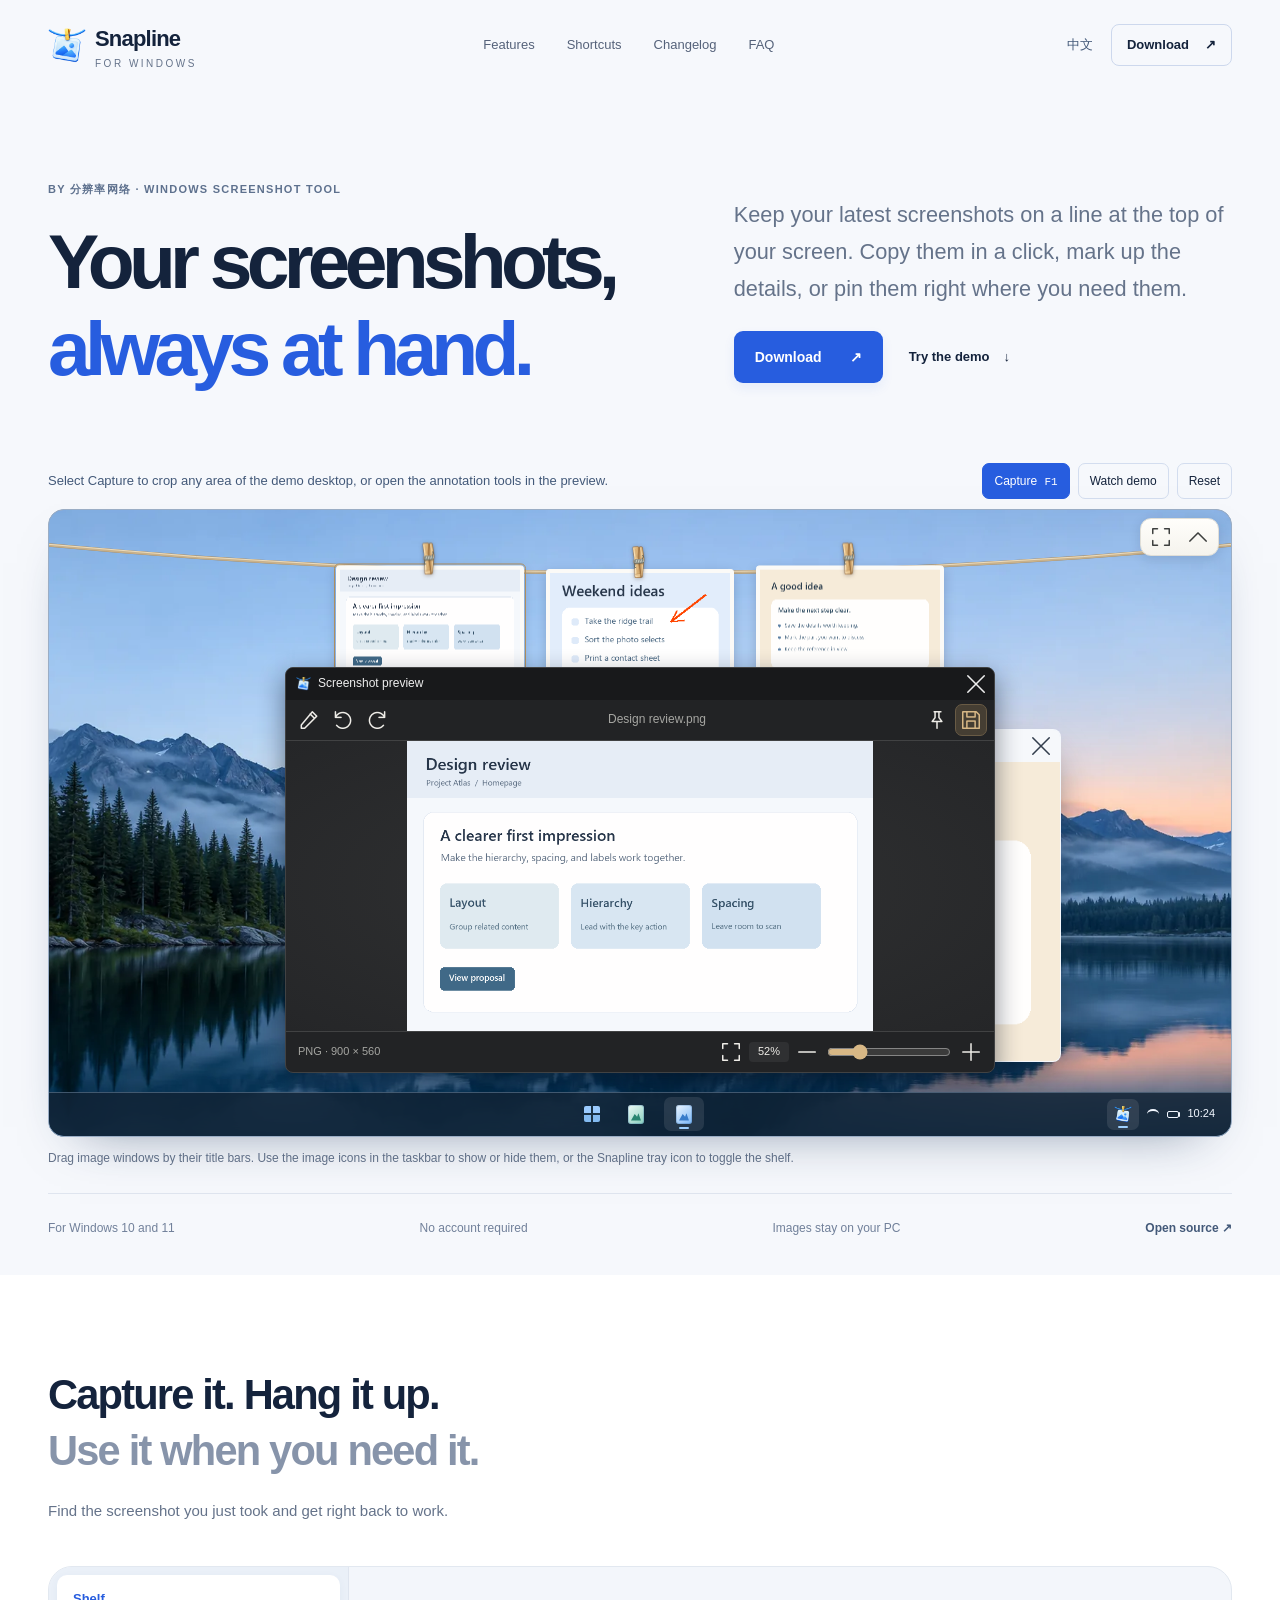
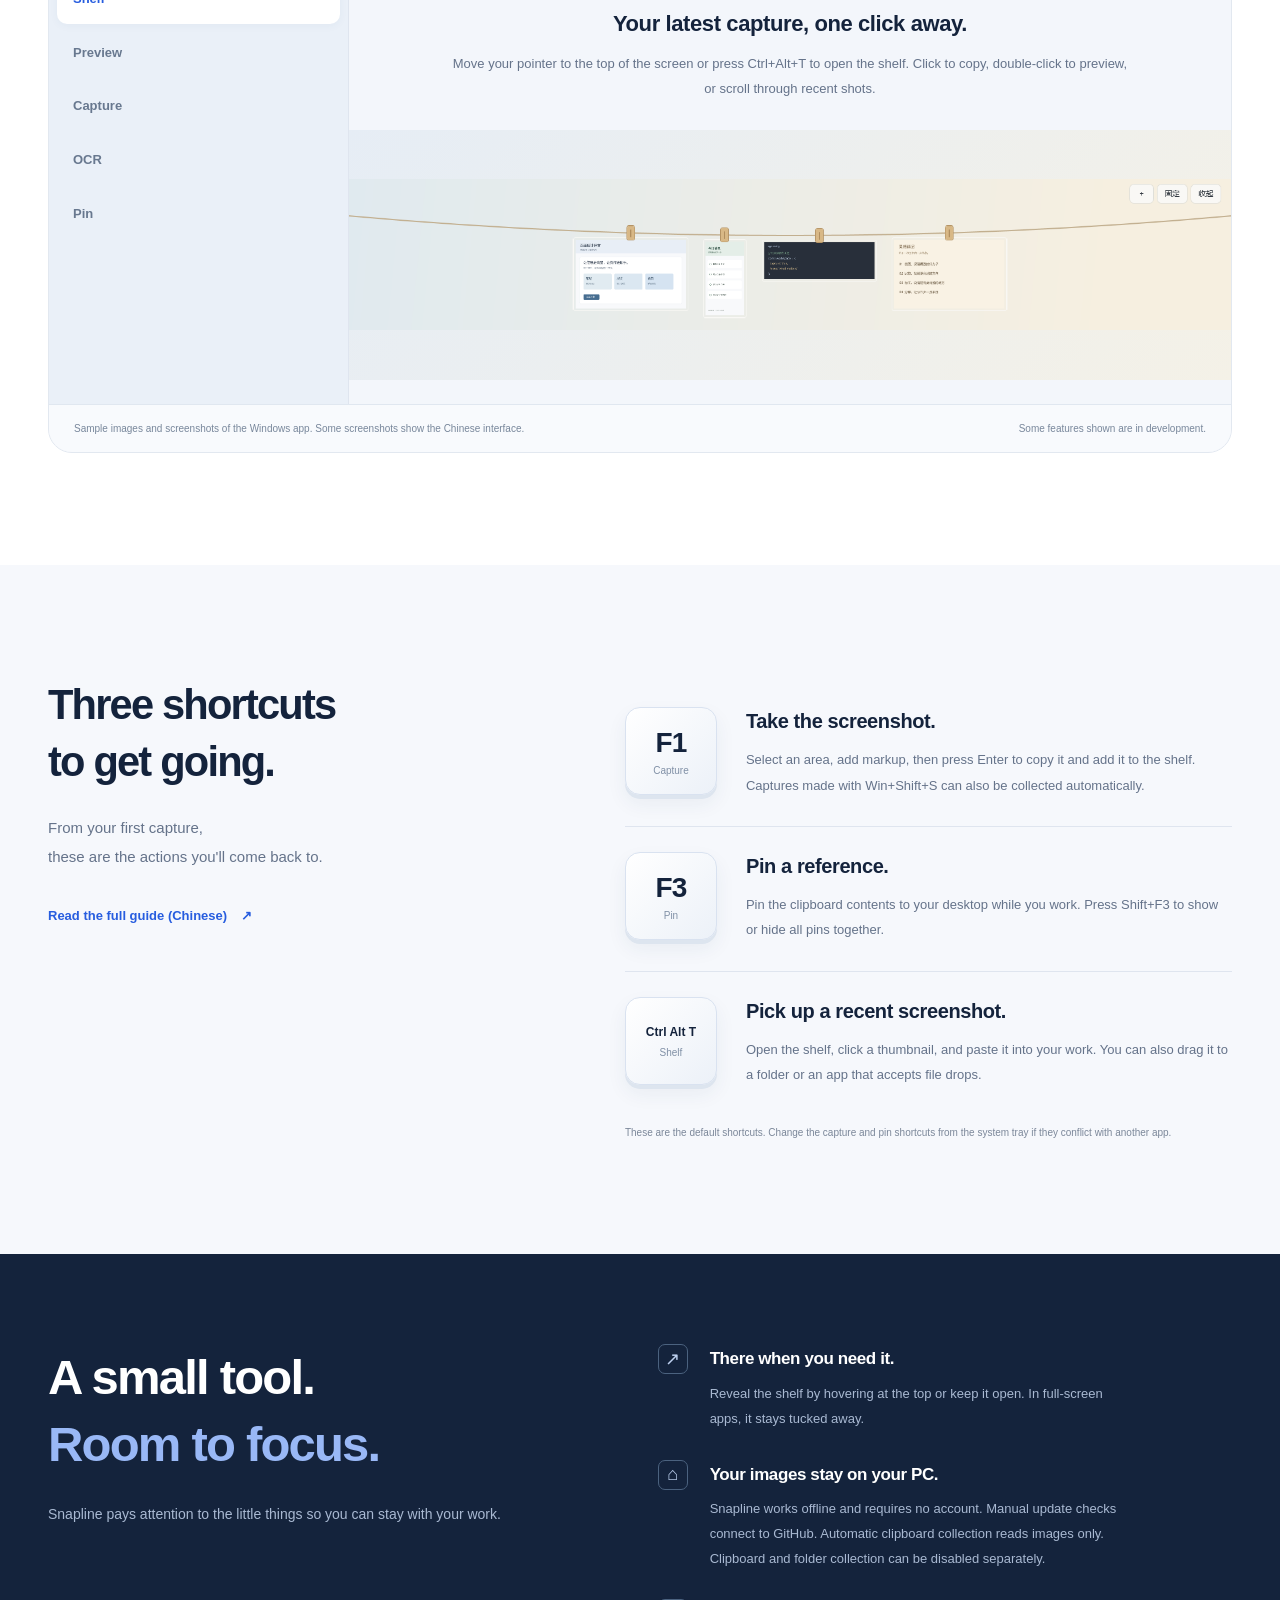
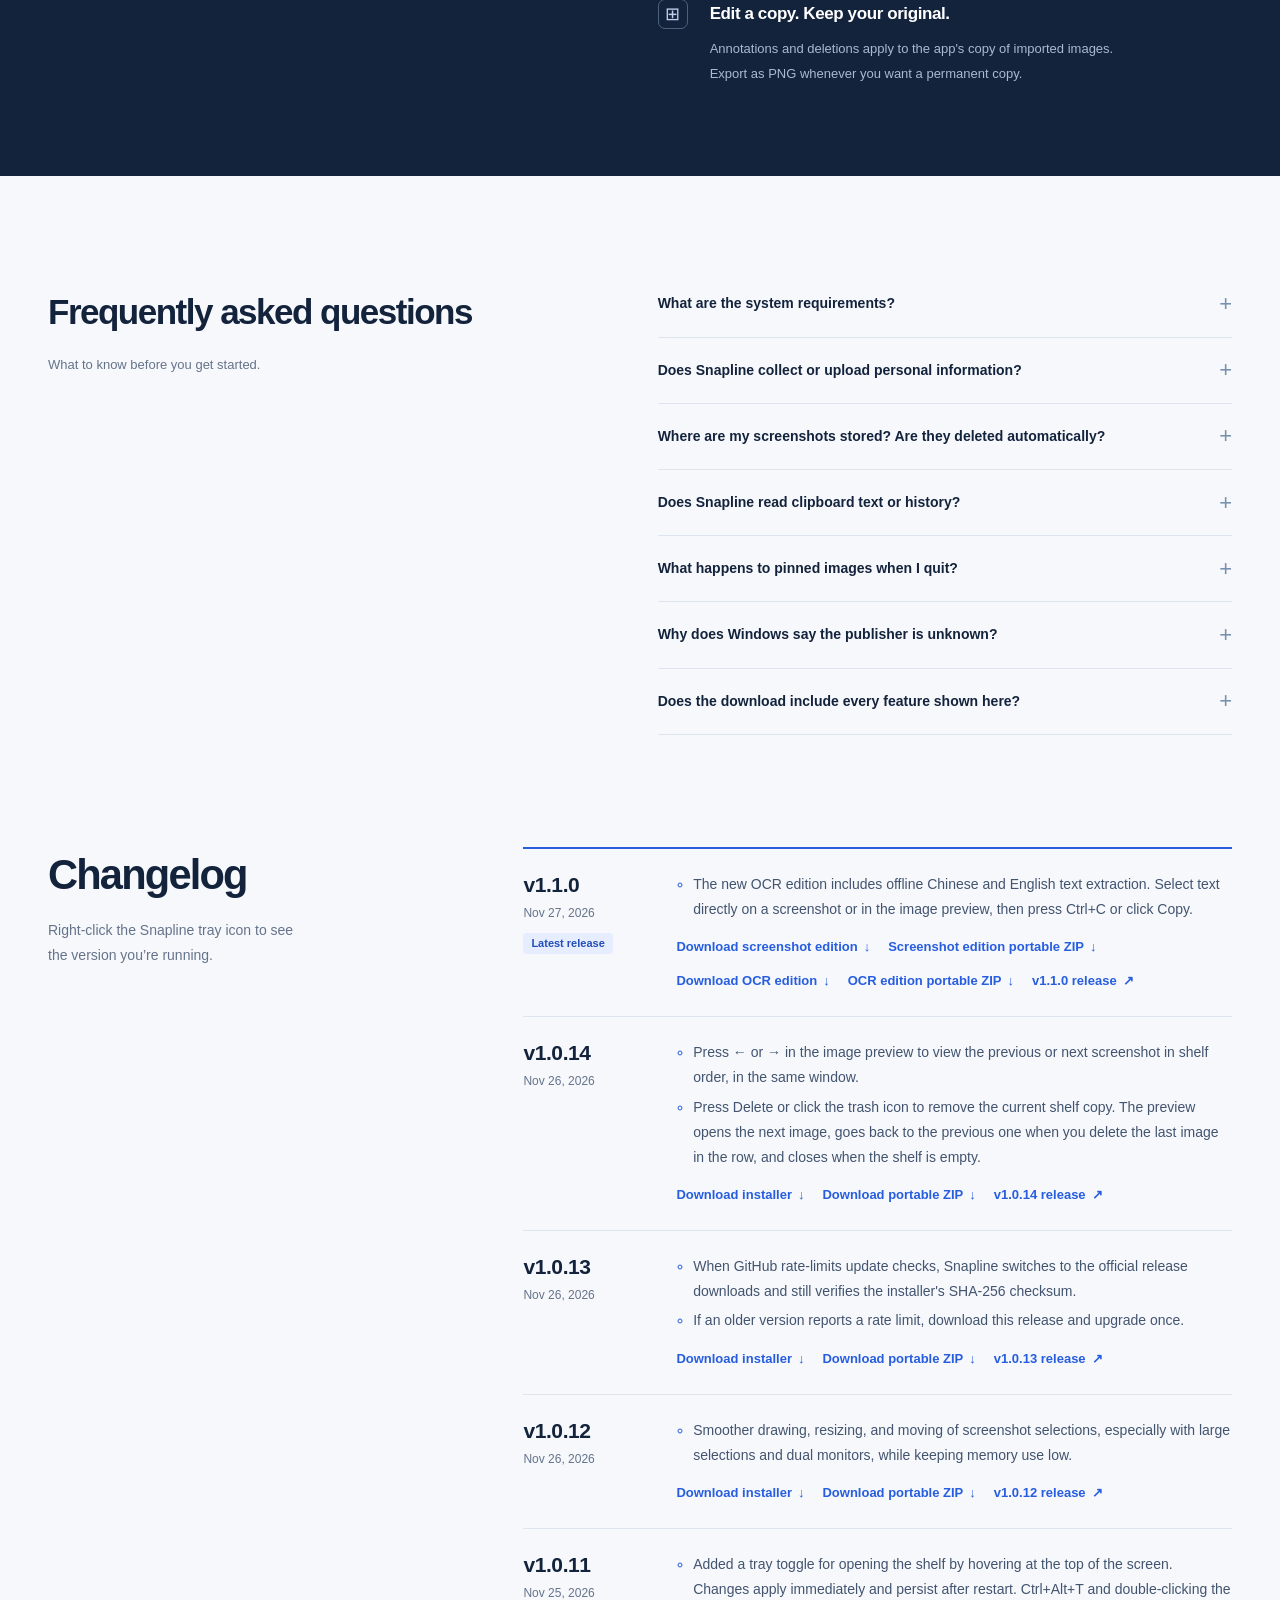
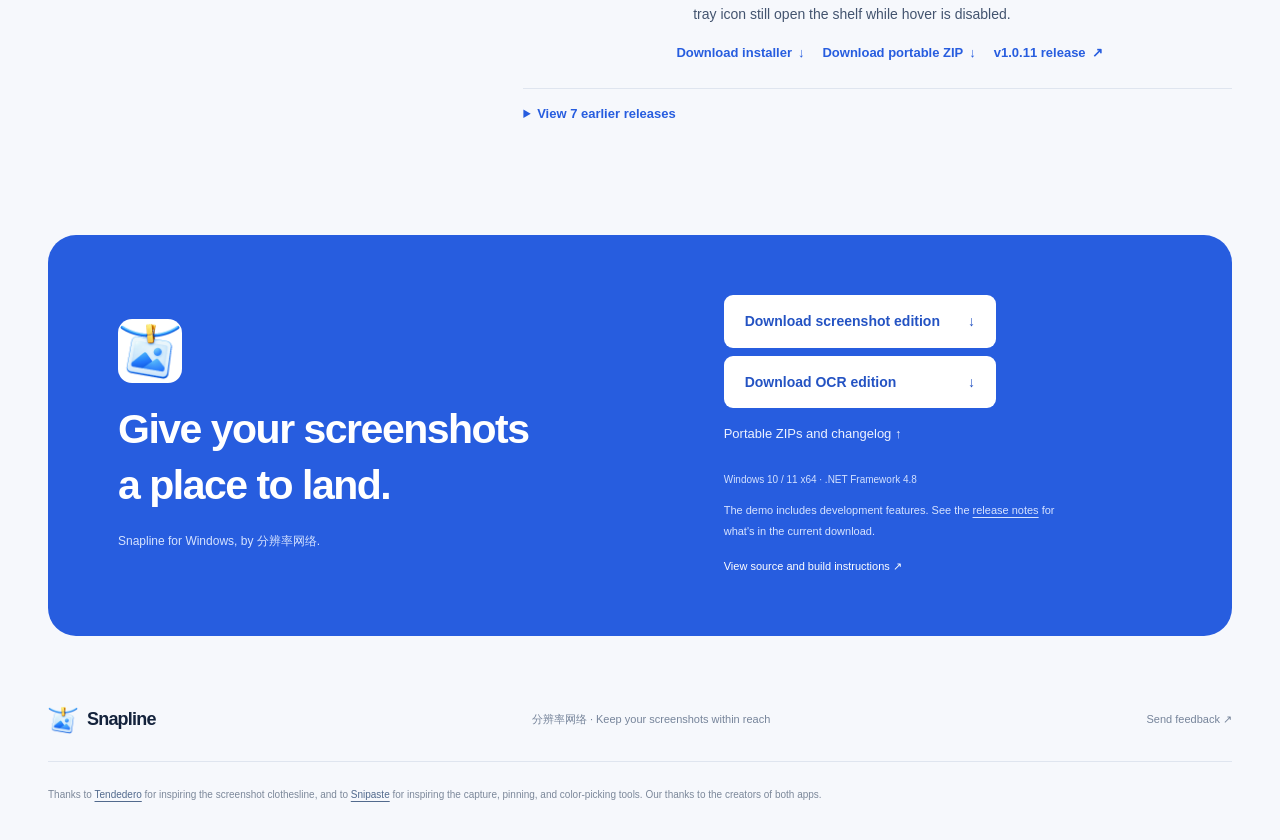
<file: docs/en/index.html>
<!doctype html>
<html lang="en">
<head>
  <meta charset="utf-8">
  <meta name="viewport" content="width=device-width, initial-scale=1">
  <meta name="theme-color" content="#f6f8fc">
  <meta name="description" content="Snapline is a Windows screenshot tool for collecting, annotating, and pinning captures. The OCR edition extracts Chinese and English text directly from screenshots offline.">
  <meta property="og:title" content="Snapline · Keep your screenshots within reach">
  <meta property="og:description" content="Capture, hang, and reuse your screenshots with Snapline for Windows.">
  <meta property="og:type" content="website">
  <meta property="og:locale" content="en_US">
  <title>Snapline · Keep your screenshots within reach</title>
  <link rel="canonical" href="https://snapline-windows.pages.dev/en/">
  <link rel="alternate" hreflang="zh-CN" href="https://snapline-windows.pages.dev/">
  <link rel="alternate" hreflang="en" href="https://snapline-windows.pages.dev/en/">
  <link rel="alternate" hreflang="x-default" href="https://snapline-windows.pages.dev/">
  <link rel="icon" href="../images/app.ico">
  <link rel="stylesheet" href="../style.css">
  <link rel="stylesheet" href="../desktop-demo.css">
  <script src="../script.js" defer></script>
  <script src="../capture-tools.js" defer></script>
  <script src="../desktop-snapshot.js" defer></script>
  <script src="../desktop-demo.js" defer></script>
</head>
<body>
  <a class="skip-link" href="#main">Skip to content</a>
  <header class="site-header">
    <div class="container navigation">
      <a class="brand" href="#" aria-label="Snapline home"><img src="../images/app.ico" width="38" height="38" alt=""><span>Snapline<span class="brand-cn">FOR WINDOWS</span></span></a>
      <nav aria-label="Main navigation"><a href="#features">Features</a><a href="#workflow">Shortcuts</a><a class="nav-changelog" href="#changelog">Changelog</a><a href="#questions">FAQ</a></nav>
      <div class="nav-actions">
        <a class="language-switch" data-language-switch href="../index.html" hreflang="zh-CN" lang="zh-CN">中文</a>
        <a class="nav-download" href="#download">Download <span aria-hidden="true">↗</span></a>
      </div>
    </div>
  </header>
  <main id="main">
    <section class="hero container" aria-labelledby="hero-title">
      <div class="hero-copy">
        <p class="eyebrow">BY <span lang="zh-CN">分辨率网络</span> · WINDOWS SCREENSHOT TOOL</p>
        <h1 id="hero-title">Your screenshots,<br><span>always at hand.</span></h1>
      </div>
      <div class="hero-details">
        <p class="hero-description">Keep your latest screenshots on a line at the top of your screen. Copy them in a click, mark up the details, or pin them right where you need them.</p>
        <div class="hero-actions"><a class="button primary" href="#download">Download <span aria-hidden="true">↗</span></a><a class="text-link" href="#try">Try the demo <span aria-hidden="true">↓</span></a></div>
      </div>
    </section>
    <section class="container desktop-experience" id="try" aria-label="Snapline web demo">
      <div id="desktop-demo" class="desktop-demo" role="region" aria-label="Interactive demo desktop" hidden>
        <div class="desktop-toolbar">
          <p class="demo-status" role="status">Select Capture and drag anywhere on the demo desktop.</p>
          <div class="desktop-actions">
            <button type="button" data-action="capture" class="demo-start">Capture <kbd>F1</kbd></button>
            <button type="button" data-action="tour" aria-pressed="false">Watch demo</button>
            <button type="button" data-action="whole" class="demo-start" title="Select the entire demo desktop (Ctrl+A)" hidden>Select desktop</button>
            <button type="button" data-action="cancel-top" title="Cancel capture (Esc)" hidden>Cancel capture</button>
            <button type="button" data-action="reset">Reset</button>
          </div>
        </div>
        <div class="demo-desktop">
          <div class="demo-shelf" aria-label="Screenshot shelf">
            <canvas class="demo-rope" aria-hidden="true"></canvas>
            <div class="demo-shots" aria-label="Recent screenshots"></div>
            <div class="demo-shelf-tools">
              <button type="button" data-action="open" aria-label="Preview selected image" title="Preview selected image"><span class="demo-icon icon-open"></span></button>
              <button type="button" data-action="collapse" aria-label="Hide screenshot shelf" title="Hide screenshot shelf"><span class="demo-icon icon-collapse"></span></button>
            </div>
          </div>
          <div id="demo-weekend" class="demo-paper demo-document" role="group" aria-label="Weekend ideas.png" hidden>
            <div class="demo-window-title">
              <span class="demo-file-icon demo-weekend-icon" aria-hidden="true"></span>Weekend ideas.png
              <button type="button" data-action="close-weekend" aria-label="Close Weekend ideas" title="Close Weekend ideas"><span class="demo-icon icon-close"></span></button>
            </div>
            <canvas role="img" aria-label="Weekend ideas sample with an arrow annotation"></canvas>
          </div>
          <div id="demo-note" class="demo-paper demo-source" role="group" aria-label="Idea notes.png">
            <div class="demo-window-title">
              <span class="demo-file-icon" aria-hidden="true"></span>Idea notes.png
              <button type="button" data-action="close-source" aria-label="Close sample note" title="Close sample note"><span class="demo-icon icon-close"></span></button>
            </div>
            <div class="demo-source-image"><img src="../images/en-pinned-image.png" width="640" height="400" alt="Sample note titled A good idea" draggable="false"></div>
          </div>
          <div class="demo-capture" tabindex="-1" aria-label="Drag to select any area of the demo desktop" hidden>
            <canvas class="demo-capture-frame" aria-hidden="true"></canvas>
            <div class="demo-selection" hidden>
              <canvas class="demo-crop-art" aria-hidden="true"></canvas>
              <span class="demo-crop-size"></span>
              <span data-edge="nw"></span><span data-edge="n"></span><span data-edge="ne"></span>
              <span data-edge="w"></span><span data-edge="e"></span>
              <span data-edge="sw"></span><span data-edge="s"></span><span data-edge="se"></span>
            </div>
          </div>
          <div class="demo-capture-actions" aria-label="Capture toolbar" hidden>
            <button type="button" data-action="reselect" aria-label="Reselect area" title="Reselect area"><span class="demo-icon icon-reselect"></span></button>
            <button type="button" data-action="save-crop" aria-label="Save PNG" title="Save as PNG (Ctrl+S)" disabled><span class="demo-icon icon-save"></span></button>
            <button type="button" data-action="pin-crop" aria-label="Pin to desktop" title="Pin to desktop (Ctrl+T)" disabled><span class="demo-icon icon-pin"></span></button>
            <button type="button" data-action="cancel" aria-label="Cancel capture" title="Cancel (Esc)"><span class="demo-icon icon-close"></span></button>
            <button type="button" data-action="collect" aria-label="Finish capture and add to shelf" title="Finish capture (Enter)" class="demo-native-highlight" disabled><span class="demo-icon icon-check"></span></button>
          </div>
          <section class="demo-editor" aria-label="Image preview and annotation" hidden>
            <div class="demo-window-title"><img src="../images/app.ico" width="15" height="15" alt="">Screenshot preview<button type="button" data-action="close-editor" aria-label="Close preview" title="Close preview"><span class="demo-icon icon-close"></span></button></div>
            <div class="demo-editor-command">
              <button type="button" data-action="annotate" aria-label="Annotation tools" title="Show or hide annotation tools" aria-expanded="false" aria-controls="demo-annotations"><span class="demo-icon icon-edit"></span></button>
              <button type="button" data-action="rotate-left" aria-label="Rotate left" title="Rotate 90° counterclockwise"><span class="demo-icon icon-rotate-left"></span></button>
              <button type="button" data-action="rotate" aria-label="Rotate right" title="Rotate 90° clockwise"><span class="demo-icon icon-rotate-right"></span></button>
              <span class="demo-editor-name"></span>
              <button type="button" data-action="pin" aria-label="Pin to desktop" title="Pin image and annotations to desktop"><span class="demo-icon icon-pin"></span></button>
              <button type="button" data-action="save" class="demo-native-highlight" aria-label="Save to demo copy" title="Save to demo copy"><span class="demo-icon icon-save"></span></button>
            </div>
            <div class="demo-editor-tools" id="demo-annotations" aria-label="Annotation tools" hidden>
              <button type="button" data-tool="pen" aria-label="Pen" title="Pen" aria-pressed="true"><span class="demo-icon icon-pen"></span></button>
              <button type="button" data-tool="arrow" aria-label="Arrow" title="Arrow" aria-pressed="false"><span class="demo-icon icon-arrow"></span></button>
              <button type="button" data-action="undo" aria-label="Undo" title="Undo (Ctrl+Z)" disabled><span class="demo-icon icon-undo"></span></button>
              <button type="button" class="demo-ink" data-ink="#ff4500" aria-label="Orange red" title="Orange red" aria-pressed="true"></button>
              <button type="button" class="demo-ink" data-ink="#ffd700" aria-label="Gold" title="Gold" aria-pressed="false"></button>
              <button type="button" class="demo-ink" data-ink="#1e90ff" aria-label="Bright blue" title="Bright blue" aria-pressed="false"></button>
            </div>
            <div class="demo-editor-image"><canvas tabindex="0" aria-label="Drag on the image to annotate. Press Ctrl+Z to undo."></canvas></div>
            <div class="demo-editor-footer">
              <span class="demo-editor-info"></span>
              <button type="button" data-action="fit" aria-label="Fit to window" title="Fit to window"><span class="demo-icon icon-open"></span></button>
              <output class="demo-zoom-level"></output>
              <button type="button" data-action="zoom-out" aria-label="Zoom out" title="Zoom out"><span class="demo-icon icon-minus"></span></button>
              <input type="range" class="demo-zoom" aria-label="Preview zoom" min="55" max="250" value="100">
              <button type="button" data-action="zoom-in" aria-label="Zoom in" title="Zoom in"><span class="demo-icon icon-plus"></span></button>
            </div>
          </section>
          <section class="demo-pin" aria-label="Pinned image" hidden>
            <button type="button" class="demo-pin-handle" aria-label="Drag or use the arrow keys to move. Double-click to close."><canvas></canvas></button>
            <div class="demo-pin-tools">
              <label>Size <input type="range" data-adjust="size" min="65" max="130" value="100"></label>
              <label>Opacity <input type="range" data-adjust="opacity" min="25" max="100" value="100"></label>
              <button type="button" data-action="close-pin" aria-label="Close pinned image" title="Close pinned image"><span class="demo-icon icon-close"></span></button>
            </div>
          </section>
          <div class="demo-taskbar" aria-label="Demo desktop taskbar">
            <div class="demo-taskbar-apps">
              <span class="demo-launcher" aria-hidden="true"></span>
              <button type="button" data-action="weekend" aria-label="Show or hide Weekend ideas" title="Weekend ideas.png" aria-controls="demo-weekend" aria-pressed="false"><span class="demo-file-icon demo-weekend-icon" aria-hidden="true"></span></button>
              <button type="button" data-action="note" aria-label="Show or hide the sample note" title="Idea notes.png" aria-controls="demo-note" aria-pressed="true"><span class="demo-file-icon" aria-hidden="true"></span></button>
            </div>
            <div class="demo-tray">
              <button type="button" data-action="shelf" aria-label="Show or hide the screenshot shelf" title="Screenshot shelf (Ctrl+Alt+T)" aria-pressed="true"><img src="../images/app.ico" width="22" height="22" alt=""></button>
              <span class="demo-network" aria-hidden="true"></span><span class="demo-battery" aria-hidden="true"></span><span aria-hidden="true">10:24</span>
            </div>
          </div>
        </div>
        <p class="desktop-caption">Drag image windows by their title bars. Use the image icons in the taskbar to show or hide them, or the Snapline tray icon to toggle the shelf.</p>
      </div>
      <div id="desktop-fallback" class="desktop-fallback">
        <img src="../images/01-desktop-shelf.png" width="1440" height="246" alt="Screenshot shelf in the Windows app">
        <p>Enable JavaScript to try the interactive demo.</p>
      </div>
    </section>
    <div class="container essentials" aria-label="At a glance"><span>For Windows 10 and 11</span><span>No account required</span><span>Images stay on your PC</span><a href="https://github.com/super-eggs/snapline-windows" target="_blank" rel="noopener noreferrer">Open source <span aria-hidden="true">↗</span></a></div>
    <section class="showcase-section section-space" id="features" aria-labelledby="features-title">
      <div class="container">
        <div class="section-heading reveal"><h2 id="features-title">Capture it. Hang it up.<br><span class="muted-heading">Use it when you need it.</span></h2><p>Find the screenshot you just took and get right back to work.</p></div>
        <div class="showcase reveal">
          <div class="demo-tabs" role="tablist" aria-label="Explore Snapline features">
            <button id="tab-shelf" type="button" role="tab" aria-selected="true" aria-controls="panel-shelf" tabindex="0">Shelf</button>
            <button id="tab-preview" type="button" role="tab" aria-selected="false" aria-controls="panel-preview" tabindex="-1">Preview</button>
            <button id="tab-capture" type="button" role="tab" aria-selected="false" aria-controls="panel-capture" tabindex="-1">Capture</button>
            <button id="tab-ocr" type="button" role="tab" aria-selected="false" aria-controls="ocr" tabindex="-1">OCR</button>
            <button id="tab-pin" type="button" role="tab" aria-selected="false" aria-controls="panel-pin" tabindex="-1">Pin</button>
          </div>
          <div id="panel-shelf" class="demo-panel shelf-panel" role="tabpanel" aria-labelledby="tab-shelf" tabindex="0">
            <div class="demo-copy"><h3>Your latest capture, one click away.</h3><p>Move your pointer to the top of the screen or press Ctrl+Alt+T to open the shelf. Click to copy, double-click to preview, or scroll through recent shots.</p></div>
            <div class="shelf-stage"><img src="../images/01-desktop-shelf.png" alt="The shelf displays screenshots in their original proportions" width="1440" height="246" loading="lazy"></div>
          </div>
          <div id="panel-preview" class="demo-panel" role="tabpanel" aria-labelledby="tab-preview" tabindex="0" hidden>
            <div class="demo-copy"><h3>Zoom in and show what matters.</h3><p>Zoom, rotate, and annotate in the same window. Saving updates the app's copy and preserves the original file.</p></div>
            <button class="screenshot-button preview-stage" data-image="../images/03-annotation.png" data-title="Preview and annotation in the Windows app" aria-label="Enlarge the preview and annotation screenshot"><img src="../images/03-annotation.png" alt="A design mockup with a detail circled in the annotation window" width="1100" height="760" loading="lazy"></button>
          </div>
          <div id="panel-capture" class="demo-panel" role="tabpanel" aria-labelledby="tab-capture" tabindex="0" hidden>
            <div class="demo-copy"><h3>Capture a detail and point it out.</h3><p>Press F1, drag to select an area, or choose a detected control. Open the color picker to copy HEX or RGB values from the selection.</p></div>
            <a class="capture-stage" href="#try" data-try-capture><img class="capture-example" src="../images/en-capture-annotation.png" alt="" width="301" height="201" loading="lazy"><img class="capture-toolbar" src="../images/04-capture-toolbar.png" alt="" width="645" height="42" loading="lazy"><span class="button primary">Try the capture tools <span aria-hidden="true">↑</span></span></a>
          </div>
          <div id="ocr" class="demo-panel" role="tabpanel" aria-labelledby="tab-ocr" tabindex="0" hidden>
            <div class="demo-copy">
              <h3>Copy text directly from a screenshot</h3>
              <p>In a capture or image preview, click Extract text (<span lang="zh-CN">提取文字</span>). Drag over the Chinese or English text on the image and press <kbd>Ctrl+C</kbd> to copy it.</p>
              <p>The OCR edition uses a local model and works offline. Snapline does not collect personal information or send screenshots or recognized text off your device.</p>
            </div>
            <button class="screenshot-button preview-stage" type="button" data-image="../images/07-text-recognition.png" data-title="Text selected on the original screenshot" aria-label="Enlarge the text recognition screenshot"><img src="../images/07-text-recognition.png" alt="The Snapline capture window highlights Review and the Chinese words for project ID directly on the screenshot" width="1050" height="640" loading="lazy"></button>
          </div>
          <div id="panel-pin" class="demo-panel" role="tabpanel" aria-labelledby="tab-pin" tabindex="0" hidden>
            <div class="demo-copy"><h3>Keep your reference in view.</h3><p>Press F3 to pin an image, text, or a color from the clipboard. Drag to move it, scroll to resize it, or hold Ctrl while scrolling to change opacity.</p></div>
            <div class="pin-stage"><img src="../images/en-pinned-image.png" alt="Sample image titled A good idea" width="640" height="400" loading="lazy"><p>Pins last for the current session. Save as PNG to keep a copy.</p></div>
          </div>
          <div class="demo-footer"><span>Sample images and screenshots of the Windows app. Some screenshots show the Chinese interface.</span><span>Some features shown are in development.</span></div>
        </div>
      </div>
    </section>
    <section class="workflow-section container section-space" id="workflow" aria-labelledby="workflow-title">
      <div class="workflow-intro reveal"><h2 id="workflow-title">Three shortcuts <br>to get going.</h2><p>From your first capture, <br>these are the actions you'll come back to.</p><a class="text-link" href="https://github.com/super-eggs/snapline-windows#使用" target="_blank" rel="noopener noreferrer">Read the full guide (Chinese) <span aria-hidden="true">↗</span></a></div>
      <div class="workflow-steps">
        <article class="workflow-step reveal"><div class="keycap"><kbd>F1</kbd><span>Capture</span></div><div><h3>Take the screenshot.</h3><p>Select an area, add markup, then press Enter to copy it and add it to the shelf. Captures made with Win+Shift+S can also be collected automatically.</p></div></article>
        <article class="workflow-step reveal"><div class="keycap"><kbd>F3</kbd><span>Pin</span></div><div><h3>Pin a reference.</h3><p>Pin the clipboard contents to your desktop while you work. Press Shift+F3 to show or hide all pins together.</p></div></article>
        <article class="workflow-step reveal"><div class="keycap chord"><kbd>Ctrl Alt T</kbd><span>Shelf</span></div><div><h3>Pick up a recent screenshot.</h3><p>Open the shelf, click a thumbnail, and paste it into your work. You can also drag it to a folder or an app that accepts file drops.</p></div></article>
        <p class="shortcut-note">These are the default shortcuts. Change the capture and pin shortcuts from the system tray if they conflict with another app.</p>
      </div>
    </section>
    <section class="care-section" aria-labelledby="care-title">
      <div class="container care-layout">
        <div class="care-heading reveal"><h2 id="care-title">A small tool. <br><span>Room to focus.</span></h2><p>Snapline pays attention to the little things so you can stay with your work.</p></div>
        <div class="care-items">
          <article class="reveal"><span class="care-symbol" aria-hidden="true">↗</span><h3>There when you need it.</h3><p>Reveal the shelf by hovering at the top or keep it open. In full-screen apps, it stays tucked away.</p></article>
          <article class="reveal"><span class="care-symbol" aria-hidden="true">⌂</span><h3>Your images stay on your PC.</h3><p>Snapline works offline and requires no account. Manual update checks connect to GitHub. Automatic clipboard collection reads images only. Clipboard and folder collection can be disabled separately.</p></article>
          <article class="reveal"><span class="care-symbol" aria-hidden="true">⊞</span><h3>Edit a copy. Keep your original.</h3><p>Annotations and deletions apply to the app's copy of imported images. Export as PNG whenever you want a permanent copy.</p></article>
        </div>
      </div>
    </section>
    <section class="container questions-section section-space" id="questions" aria-labelledby="questions-title">
      <div class="questions-heading reveal"><h2 id="questions-title">Frequently asked questions</h2><p>What to know before you get started.</p></div>
      <div class="questions-list reveal">
        <details><summary>What are the system requirements?</summary><div><p>Snapline runs on Windows 10 or 11 x64 with .NET Framework 4.8 or later. The installer requires no administrator rights. With the portable version, unzip the archive and run Snapline.exe.</p></div></details>
        <details id="privacy"><summary>Does Snapline collect or upload personal information?</summary><div><p>The Snapline desktop app does not collect personal information or usage statistics. Screenshots, clipboard contents, and recognized text are processed on your PC and are never uploaded. If you manually check for updates, the app queries GitHub for public release information and gets the update after you confirm.</p></div></details>
        <details><summary>Where are my screenshots stored? Are they deleted automatically?</summary><div><p>Image copies and settings are stored in <code>%LOCALAPPDATA%\Snapline</code>. Open the collection folder from the system tray. The shelf shows the latest 60 items. Older copies stay in the inbox folder.</p></div></details>
        <details><summary>Does Snapline read clipboard text or history?</summary><div><p>Automatic collection reads newly copied images only. Snapline reads the current clipboard image, text, or color when you choose Pin to desktop.</p></div></details>
        <details><summary>What happens to pinned images when I quit?</summary><div><p>Pins last for the current session. Press Ctrl+S on a pin to save it as a PNG. Image copies saved to the shelf stay on your PC.</p></div></details>
        <details><summary>Why does Windows say the publisher is unknown?</summary><div><p>The app and installer are unsigned, so Windows may show an unknown publisher or SmartScreen prompt. Download from the GitHub release linked on this page and check the SHA-256 checksum supplied with that release.</p></div></details>
        <details><summary>Does the download include every feature shown here?</summary><div><p>This page demos some features from the development version. Check the release notes before downloading, or build the development version from source.</p></div></details>
      </div>
    </section>
    <section class="changelog-section container" id="changelog" aria-labelledby="changelog-title">
      <div class="changelog-heading">
        <h2 id="changelog-title">Changelog</h2>
        <p>Right-click the Snapline tray icon to see the version you’re running.</p>
      </div>
      <div class="changelog-history">
        <!-- releases:start -->
        <ol class="changelog-entries" role="list">
          <li class="changelog-entry">
            <div class="changelog-version">
              <h3>v1.1.0</h3><time datetime="2026-11-27">Nov 27, 2026</time>
              <span class="changelog-latest">Latest release</span>
            </div>
            <div class="changelog-content">
              <ul class="changelog-notes">
                <li>The new OCR edition includes offline Chinese and English text extraction. Select text directly on a screenshot or in the image preview, then press Ctrl+C or click Copy.</li>
              </ul>
              <div class="changelog-links">
                <a href="https://github.com/super-eggs/snapline-windows/releases/download/v1.1.0/Snapline-Setup-1.1.0-x64.exe">Download screenshot edition <span aria-hidden="true">↓</span></a>
                <a href="https://github.com/super-eggs/snapline-windows/releases/download/v1.1.0/Snapline-Portable-1.1.0-x64.zip">Screenshot edition portable ZIP <span aria-hidden="true">↓</span></a>
                <a href="https://github.com/super-eggs/snapline-windows/releases/download/v1.1.0/Snapline-OCR-Setup-1.1.0-x64.exe">Download OCR edition <span aria-hidden="true">↓</span></a>
                <a href="https://github.com/super-eggs/snapline-windows/releases/download/v1.1.0/Snapline-OCR-Portable-1.1.0-x64.zip">OCR edition portable ZIP <span aria-hidden="true">↓</span></a>
                <a href="https://github.com/super-eggs/snapline-windows/releases/tag/v1.1.0">v1.1.0 release <span aria-hidden="true">↗</span></a>
              </div>
            </div>
          </li>
          <li class="changelog-entry">
            <div class="changelog-version">
              <h3>v1.0.14</h3><time datetime="2026-11-26">Nov 26, 2026</time>
            </div>
            <div class="changelog-content">
              <ul class="changelog-notes">
                <li>Press ← or → in the image preview to view the previous or next screenshot in shelf order, in the same window.</li>
                <li>Press Delete or click the trash icon to remove the current shelf copy. The preview opens the next image, goes back to the previous one when you delete the last image in the row, and closes when the shelf is empty.</li>
              </ul>
              <div class="changelog-links">
                <a href="https://github.com/super-eggs/snapline-windows/releases/download/v1.0.14/Snapline-Setup-1.0.14-x64.exe">Download installer <span aria-hidden="true">↓</span></a>
                <a href="https://github.com/super-eggs/snapline-windows/releases/download/v1.0.14/Snapline-Portable-1.0.14-x64.zip">Download portable ZIP <span aria-hidden="true">↓</span></a>
                <a href="https://github.com/super-eggs/snapline-windows/releases/tag/v1.0.14">v1.0.14 release <span aria-hidden="true">↗</span></a>
              </div>
            </div>
          </li>
          <li class="changelog-entry">
            <div class="changelog-version">
              <h3>v1.0.13</h3><time datetime="2026-11-26">Nov 26, 2026</time>
            </div>
            <div class="changelog-content">
              <ul class="changelog-notes">
                <li>When GitHub rate-limits update checks, Snapline switches to the official release downloads and still verifies the installer&#39;s SHA-256 checksum.</li>
                <li>If an older version reports a rate limit, download this release and upgrade once.</li>
              </ul>
              <div class="changelog-links">
                <a href="https://github.com/super-eggs/snapline-windows/releases/download/v1.0.13/Snapline-Setup-1.0.13-x64.exe">Download installer <span aria-hidden="true">↓</span></a>
                <a href="https://github.com/super-eggs/snapline-windows/releases/download/v1.0.13/Snapline-Portable-1.0.13-x64.zip">Download portable ZIP <span aria-hidden="true">↓</span></a>
                <a href="https://github.com/super-eggs/snapline-windows/releases/tag/v1.0.13">v1.0.13 release <span aria-hidden="true">↗</span></a>
              </div>
            </div>
          </li>
          <li class="changelog-entry">
            <div class="changelog-version">
              <h3>v1.0.12</h3><time datetime="2026-11-26">Nov 26, 2026</time>
            </div>
            <div class="changelog-content">
              <ul class="changelog-notes">
                <li>Smoother drawing, resizing, and moving of screenshot selections, especially with large selections and dual monitors, while keeping memory use low.</li>
              </ul>
              <div class="changelog-links">
                <a href="https://github.com/super-eggs/snapline-windows/releases/download/v1.0.12/Snapline-Setup-1.0.12-x64.exe">Download installer <span aria-hidden="true">↓</span></a>
                <a href="https://github.com/super-eggs/snapline-windows/releases/download/v1.0.12/Snapline-Portable-1.0.12-x64.zip">Download portable ZIP <span aria-hidden="true">↓</span></a>
                <a href="https://github.com/super-eggs/snapline-windows/releases/tag/v1.0.12">v1.0.12 release <span aria-hidden="true">↗</span></a>
              </div>
            </div>
          </li>
          <li class="changelog-entry">
            <div class="changelog-version">
              <h3>v1.0.11</h3><time datetime="2026-11-25">Nov 25, 2026</time>
            </div>
            <div class="changelog-content">
              <ul class="changelog-notes">
                <li>Added a tray toggle for opening the shelf by hovering at the top of the screen. Changes apply immediately and persist after restart. Ctrl+Alt+T and double-clicking the tray icon still open the shelf while hover is disabled.</li>
              </ul>
              <div class="changelog-links">
                <a href="https://github.com/super-eggs/snapline-windows/releases/download/v1.0.11/Snapline-Setup-1.0.11-x64.exe">Download installer <span aria-hidden="true">↓</span></a>
                <a href="https://github.com/super-eggs/snapline-windows/releases/download/v1.0.11/Snapline-Portable-1.0.11-x64.zip">Download portable ZIP <span aria-hidden="true">↓</span></a>
                <a href="https://github.com/super-eggs/snapline-windows/releases/tag/v1.0.11">v1.0.11 release <span aria-hidden="true">↗</span></a>
              </div>
            </div>
          </li>
        </ol>
        <details class="changelog-older">
          <summary>View 7 earlier releases</summary>
          <ol class="changelog-entries" role="list" start="6">
            <li class="changelog-entry">
              <div class="changelog-version">
                <h3>v1.0.10</h3><time datetime="2026-11-25">Nov 25, 2026</time>
              </div>
              <div class="changelog-content">
                <ul class="changelog-notes">
                  <li>Reduced memory peaks during capture and selection while preserving full-resolution output. Large capture buffers are reclaimed after the capture closes.</li>
                  <li>The tray menu loads on first open, and global shortcuts run on a lightweight message window.</li>
                </ul>
                <div class="changelog-links">
                  <a href="https://github.com/super-eggs/snapline-windows/releases/download/v1.0.10/Snapline-Setup-1.0.10-x64.exe">Download installer <span aria-hidden="true">↓</span></a>
                  <a href="https://github.com/super-eggs/snapline-windows/releases/download/v1.0.10/Snapline-Portable-1.0.10-x64.zip">Download portable ZIP <span aria-hidden="true">↓</span></a>
                  <a href="https://github.com/super-eggs/snapline-windows/releases/tag/v1.0.10">v1.0.10 release <span aria-hidden="true">↗</span></a>
                </div>
              </div>
            </li>
            <li class="changelog-entry">
              <div class="changelog-version">
                <h3>v1.0.9</h3><time datetime="2026-11-24">Nov 24, 2026</time>
              </div>
              <div class="changelog-content">
                <ul class="changelog-notes">
                  <li>The shelf slides down when you hover near the top of the screen and slides back up when you move away. Move the pointer back during dismissal to reverse the motion.</li>
                  <li>Fixed screenshot copying when background clipboard collection competes for access, and avoided failure messages when the image is already available to paste.</li>
                  <li>Tray startup registers shortcuts immediately and loads history thumbnails when you first open the shelf.</li>
                  <li>The capture shortcut starts immediately when Snapline&#39;s windows are hidden. Screen capture and backdrop preparation run in the background.</li>
                  <li>Kept pixel edges sharp when zooming, reduced unnecessary redraws while annotating, and saved preview edits in the background.</li>
                </ul>
                <div class="changelog-links">
                  <a href="https://github.com/super-eggs/snapline-windows/releases/download/v1.0.9/Snapline-Setup-1.0.9-x64.exe">Download installer <span aria-hidden="true">↓</span></a>
                  <a href="https://github.com/super-eggs/snapline-windows/releases/download/v1.0.9/Snapline-Portable-1.0.9-x64.zip">Download portable ZIP <span aria-hidden="true">↓</span></a>
                  <a href="https://github.com/super-eggs/snapline-windows/releases/tag/v1.0.9">v1.0.9 release <span aria-hidden="true">↗</span></a>
                </div>
              </div>
            </li>
            <li class="changelog-entry">
              <div class="changelog-version">
                <h3>v1.0.4</h3><time datetime="2026-11-21">Nov 21, 2026</time>
              </div>
              <div class="changelog-content">
                <ul class="changelog-notes">
                  <li>Fixed a GitHub Actions test for native control detection that depended on the physical cursor position.</li>
                  <li>Version tags now build the installer and portable ZIP, verify installation and uninstallation, and publish the release automatically.</li>
                </ul>
                <div class="changelog-links">
                  <a href="https://github.com/super-eggs/snapline-windows/releases/download/v1.0.4/Snapline-Setup-1.0.4-x64.exe">Download installer <span aria-hidden="true">↓</span></a>
                  <a href="https://github.com/super-eggs/snapline-windows/releases/download/v1.0.4/Snapline-Portable-1.0.4-x64.zip">Download portable ZIP <span aria-hidden="true">↓</span></a>
                  <a href="https://github.com/super-eggs/snapline-windows/releases/tag/v1.0.4">v1.0.4 release <span aria-hidden="true">↗</span></a>
                </div>
              </div>
            </li>
            <li class="changelog-entry">
              <div class="changelog-version">
                <h3>v1.0.3</h3><time datetime="2026-11-21">Nov 21, 2026</time>
              </div>
              <div class="changelog-content">
                <ul class="changelog-notes">
                  <li>Check GitHub for the latest stable version from the system tray menu.</li>
                  <li>The installed edition verifies the installer before opening Setup. Upgrading in place preserves screenshots and settings.</li>
                  <li>The portable edition opens the new ZIP download from the update prompt.</li>
                  <li>Drag a finished text annotation with the text or hand tool. Press Ctrl+Z to undo the move.</li>
                </ul>
                <div class="changelog-links">
                  <a href="https://github.com/super-eggs/snapline-windows/releases/download/v1.0.3/Snapline-Setup-1.0.3-x64.exe">Download installer <span aria-hidden="true">↓</span></a>
                  <a href="https://github.com/super-eggs/snapline-windows/releases/download/v1.0.3/Snapline-Portable-1.0.3-x64.zip">Download portable ZIP <span aria-hidden="true">↓</span></a>
                  <a href="https://github.com/super-eggs/snapline-windows/releases/tag/v1.0.3">v1.0.3 release <span aria-hidden="true">↗</span></a>
                </div>
              </div>
            </li>
            <li class="changelog-entry">
              <div class="changelog-version">
                <h3>v1.0.2</h3><time datetime="2026-11-20">Nov 20, 2026</time>
              </div>
              <div class="changelog-content">
                <ul class="changelog-notes">
                  <li>Snapline retries copying when the clipboard is busy. If copying still fails, it confirms the screenshot was saved so you can copy it from the shelf.</li>
                  <li>The tray menu shows the version you’re running.</li>
                  <li>Installer and portable ZIP filenames include the version number.</li>
                </ul>
                <div class="changelog-links">
                  <a href="https://github.com/super-eggs/snapline-windows/releases/download/v1.0.2/Snapline-Setup-1.0.2-x64.exe">Download installer <span aria-hidden="true">↓</span></a>
                  <a href="https://github.com/super-eggs/snapline-windows/releases/download/v1.0.2/Snapline-Portable-1.0.2-x64.zip">Download portable ZIP <span aria-hidden="true">↓</span></a>
                  <a href="https://github.com/super-eggs/snapline-windows/releases/tag/v1.0.2">v1.0.2 release <span aria-hidden="true">↗</span></a>
                </div>
              </div>
            </li>
            <li class="changelog-entry">
              <div class="changelog-version">
                <h3>v1.0.1</h3><time datetime="2026-10-12">Oct 12, 2026</time>
              </div>
              <div class="changelog-content">
                <ul class="changelog-notes">
                  <li>Added the Snapline clothesline icon to the app, preview window, system tray, shortcuts, and installer.</li>
                </ul>
                <div class="changelog-links">
                  <a href="https://github.com/super-eggs/snapline-windows/releases/download/v1.0.1/Snapline-Setup-x64.exe">Download installer <span aria-hidden="true">↓</span></a>
                  <a href="https://github.com/super-eggs/snapline-windows/releases/download/v1.0.1/Snapline-Portable-x64.zip">Download portable ZIP <span aria-hidden="true">↓</span></a>
                  <a href="https://github.com/super-eggs/snapline-windows/releases/tag/v1.0.1">v1.0.1 release <span aria-hidden="true">↗</span></a>
                </div>
              </div>
            </li>
            <li class="changelog-entry">
              <div class="changelog-version">
                <h3>v1.0.0</h3><time datetime="2026-10-12">Oct 12, 2026</time>
              </div>
              <div class="changelog-content">
                <ul class="changelog-notes">
                  <li>The first Windows release included clipboard collection, shelf browsing, click-to-copy, image previews, and pen annotations.</li>
                </ul>
                <div class="changelog-links">
                  <a href="https://github.com/super-eggs/snapline-windows/releases/download/v1.0.0/Snapline-Setup-x64.exe">Download installer <span aria-hidden="true">↓</span></a>
                  <a href="https://github.com/super-eggs/snapline-windows/releases/download/v1.0.0/Snapline-Portable-x64.zip">Download portable ZIP <span aria-hidden="true">↓</span></a>
                  <a href="https://github.com/super-eggs/snapline-windows/releases/tag/v1.0.0">v1.0.0 release <span aria-hidden="true">↗</span></a>
                </div>
              </div>
            </li>
          </ol>
        </details>
        <!-- releases:end -->
      </div>
    </section>
    <section class="download-section container" id="download" aria-labelledby="download-title">
      <div class="download-card reveal">
        <div class="download-copy"><img src="../images/app.ico" width="64" height="64" alt="" loading="lazy"><h2 id="download-title">Give your screenshots<br>a place to land.</h2><p>Snapline for Windows, by <span lang="zh-CN">分辨率网络</span>.</p></div>
        <div class="download-options">
          <!-- downloads:start -->
          <div class="download-choices">
            <a class="button light-button" href="https://github.com/super-eggs/snapline-windows/releases/download/v1.1.0/Snapline-Setup-1.1.0-x64.exe">Download screenshot edition <span aria-hidden="true">↓</span></a>
            <a class="button light-button" href="https://github.com/super-eggs/snapline-windows/releases/download/v1.1.0/Snapline-OCR-Setup-1.1.0-x64.exe">Download OCR edition <span aria-hidden="true">↓</span></a>
          </div>
          <!-- downloads:end -->
          <a class="portable-link" href="#changelog">Portable ZIPs and changelog <span aria-hidden="true">↑</span></a>
          <p class="download-system">Windows 10 / 11 x64 · .NET Framework 4.8</p>
          <p class="release-note">The demo includes development features. See the <a href="https://github.com/super-eggs/snapline-windows/releases/latest" target="_blank" rel="noopener noreferrer">release notes</a> for what's in the current download.</p>
          <a class="source-link" href="https://github.com/super-eggs/snapline-windows" target="_blank" rel="noopener noreferrer">View source and build instructions <span aria-hidden="true">↗</span></a>
        </div>
      </div>
    </section>
  </main>
  <footer class="site-footer container">
    <div class="footer-top"><a class="brand" href="#"><img src="../images/app.ico" width="30" height="30" alt=""><span>Snapline</span></a><span><span lang="zh-CN">分辨率网络</span> · Keep your screenshots within reach</span><a href="https://github.com/super-eggs/snapline-windows/issues" target="_blank" rel="noopener noreferrer">Send feedback <span aria-hidden="true">↗</span></a></div>
    <p class="thanks">Thanks to <a href="https://tendedero.app/" target="_blank" rel="noopener noreferrer">Tendedero</a> for inspiring the screenshot clothesline, and to <a href="https://www.snipaste.com/" target="_blank" rel="noopener noreferrer">Snipaste</a> for inspiring the capture, pinning, and color-picking tools. Our thanks to the creators of both apps.</p>
  </footer>
  <dialog id="image-dialog" aria-labelledby="dialog-title"><div class="dialog-header"><span id="dialog-title">App screenshot</span><button type="button" id="close-dialog" aria-label="Close enlarged screenshot">Close <span aria-hidden="true">×</span></button></div><img id="dialog-image" alt=""></dialog>
</body>
</html>
</file>
<file: docs/style.css>
@charset "UTF-8";

:root {
  color-scheme: light;
  --paper: #f6f8fc;
  --ink: #14233c;
  --muted: #65738a;
  --blue: #275ddf;
  --line: #dfe5ef;
  --font: "Segoe UI Variable Display", "Segoe UI", "Microsoft YaHei UI", "PingFang SC", sans-serif;
}
* { box-sizing: border-box; }
html { scroll-behavior: smooth; scroll-padding-top: 100px; }
body { margin: 0; background: var(--paper); color: var(--ink); font-family: var(--font); -webkit-font-smoothing: antialiased; line-height: 1.75; }
a { color: inherit; text-decoration: none; }
button { font: inherit; cursor: pointer; }
button, a, summary { touch-action: manipulation; -webkit-tap-highlight-color: transparent; }
img { display: block; max-width: 100%; height: auto; }
button:focus-visible, a:focus-visible, summary:focus-visible, [tabindex]:focus-visible { outline: 3px solid #5680e9; outline-offset: 6px; }
::selection { background: #cddcff; color: #14233c; }
[hidden] { display: none !important; }
h1, h2, h3, p { margin: 0; }
h1, h2, h3 { font-weight: 650; }
h2 { font-size: clamp(32px, 3.25vw, 46px); line-height: 1.36; letter-spacing: -1.8px; }
h3 { letter-spacing: -.4px; }
kbd { font: inherit; }
.container { width: min(1240px, calc(100% - 96px)); margin-inline: auto; }
.section-space { padding-block: 112px; }
.skip-link { position: fixed; top: 8px; left: 16px; z-index: 30; background: white; padding: 8px 16px; transform: translateY(-180%); }
.skip-link:focus { transform: none; }
.site-header { height: 90px; }
.navigation { height: 100%; display: flex; align-items: center; justify-content: space-between; gap: 24px; }
.brand { display: inline-flex; align-items: center; gap: 9px; font-size: 22px; font-weight: 700; letter-spacing: -.8px; white-space: nowrap; }
.brand img { flex-shrink: 0; }
.brand-cn { display: block; font-size: 10px; line-height: 1.2; font-weight: 500; letter-spacing: 2.5px; color: var(--muted); }
.navigation nav { display: flex; gap: 32px; font-size: 13px; color: #55627a; }
.navigation nav a { padding: 12px 0; transition: color .2s; }
.navigation nav a:hover { color: var(--blue); }
.nav-actions { display: flex; align-items: center; gap: 12px; white-space: nowrap; }
.language-switch { display: inline-flex; align-items: center; min-height: 36px; padding-inline: 6px; font-size: 13px; color: #435979; }
.language-switch:hover { color: var(--blue); text-decoration: underline; text-underline-offset: 4px; }
.nav-download { display: flex; align-items: center; gap: 16px; font-size: 13px; font-weight: 600; border: 1px solid #cdd8ed; padding: 9px 15px; border-radius: 8px; transition: background .2s; }
.nav-download:hover { background: #e7edfa; }

.hero { display: grid; grid-template-columns: 1fr 1.22fr; align-items: center; gap: 26px; padding-block: 54px 76px; }
.eyebrow { font-size: 11px; font-weight: 600; letter-spacing: 1.25px; color: #5e718e; margin-bottom: 24px; }
.hero h1 { font-size: clamp(48px, 5vw, 70px); line-height: 1.2; letter-spacing: -3.4px; white-space: nowrap; }
.hero h1 span { color: var(--blue); }
.hero-description { font-size: 17px; color: var(--muted); line-height: 1.9; margin-top: 27px; }
.hero-actions { display: flex; gap: 26px; align-items: center; margin-top: 34px; }
.button { display: inline-flex; justify-content: center; align-items: center; gap: 28px; font-size: 14px; font-weight: 600; padding: 14px 21px; border-radius: 9px; transition: transform .2s, background .2s, box-shadow .2s; white-space: nowrap; }
.button.primary { background: var(--blue); color: white; box-shadow: 0 5px 12px #275ddf14; }
.button.primary:hover { background: #174ac9; transform: translateY(-2px); box-shadow: 0 9px 20px #275ddf24; }
.text-link { display: inline-flex; align-items: center; gap: 14px; font-size: 13px; font-weight: 600; }
.text-link:hover { color: var(--blue); }

.essentials { display: flex; align-items: center; justify-content: space-between; gap: 24px; border-top: 1px solid var(--line); padding-block: 24px; font-size: 12px; color: #71809a; }
.essentials > a { font-weight: 600; color: #435979; }
.essentials a:hover { color: var(--blue); }

.showcase-section { padding-top: 92px; background: #fff; margin-top: 12px; }
.section-heading { max-width: 700px; margin-bottom: 42px; }
.muted-heading { color: #8794aa; }
.section-heading p, .questions-heading p { color: var(--muted); font-size: 15px; margin-top: 18px; }
.showcase { border: 1px solid #e2e8f0; border-radius: 24px; overflow: hidden; background: #f3f6fb; }
.demo-tabs { display: grid; grid-template-columns: repeat(5, minmax(0, 1fr)); padding: 8px; gap: 5px; background: #eaf0f8; }
.demo-tabs button { background: transparent; color: #68788f; border: 0; padding: 13px 8px; font-size: 13px; font-weight: 600; border-radius: 10px; transition: background .2s, color .2s, box-shadow .2s; }
.demo-tabs button[aria-selected="true"] { background: white; color: var(--blue); box-shadow: 0 2px 9px #34527a0c; }
.demo-tabs button:hover { color: var(--blue); background: #ffffff80; }
.demo-panel { min-height: 430px; padding: 38px 0 24px; animation: panel-in .3s ease both; }
.demo-copy { padding-inline: 36px; text-align: center; margin: 0 auto 28px; max-width: 750px; }
.demo-copy h3 { font-size: 22px; }
.demo-copy p { font-size: 13px; color: var(--muted); margin-top: 9px; line-height: 1.9; }
.shelf-stage { overflow: hidden; min-height: 250px; display: flex; align-items: center; background: linear-gradient(130deg, #e6edf5, #f4f1e7); }
.shelf-stage img { width: 100%; min-width: 850px; max-width: none; margin-inline: auto; }
.preview-stage { display: block; margin: auto; width: 620px; max-width: calc(100% - 64px); padding: 0; border: 0; border-radius: 9px; background: #222; overflow: hidden; box-shadow: 0 16px 35px -14px #19305055; cursor: zoom-in; }
.demo-panel:has(.preview-stage) { padding-bottom: 38px; }
.preview-stage img { width: 100%; }
.capture-stage { display: flex; align-items: center; flex-direction: column; gap: 22px; padding: 0 24px 16px; }
.capture-example { border: 1px solid #b5c7df; box-shadow: 0 10px 25px #304e7614; }
.capture-toolbar { width: 645px; border-radius: 7px; box-shadow: 0 8px 20px #304e761c; }
.pin-stage { max-width: 480px; margin: auto; padding: 0 24px 12px; }
.pin-stage img { border: 1px solid #e1d5c3; box-shadow: 0 16px 35px -16px #57452e55; }
.pin-stage p { font-size: 11px; color: var(--muted); text-align: center; margin-top: 15px; }
.demo-footer { display: flex; justify-content: space-between; gap: 16px; padding: 15px 25px; color: #78879b; font-size: 10px; border-top: 1px solid #e0e7f0; background: #f8fafd; }

.workflow-section { display: grid; grid-template-columns: .88fr 1.12fr; gap: 100px; }
.workflow-intro > p { font-size: 15px; color: var(--muted); line-height: 1.9; margin-block: 24px 30px; }
.workflow-intro .text-link { color: var(--blue); }
.workflow-steps { padding-top: 5px; }
.workflow-step { display: grid; grid-template-columns: 92px 1fr; gap: 29px; align-items: center; padding-block: 22px 28px; }
.workflow-step + .workflow-step { border-top: 1px solid var(--line); }
.keycap { height: 88px; border: 1px solid #d9e2f0; border-radius: 15px; background: linear-gradient(135deg, #fff, #ecf1f8); box-shadow: 0 4px 0 #dde5ef, 0 9px 20px #203c6010; display: flex; align-items: center; justify-content: center; flex-direction: column; }
.keycap kbd { font-size: 28px; font-weight: 600; line-height: 1.4; font-family: "Segoe UI", sans-serif; letter-spacing: -1px; }
.keycap > span { font-size: 10px; color: #8090a6; }
.keycap.chord kbd { font-size: 12px; letter-spacing: 0; line-height: 2; }
.workflow-step h3 { font-size: 20px; margin-bottom: 8px; }
.workflow-step p { font-size: 13px; color: var(--muted); line-height: 1.95; }
.shortcut-note { font-size: 10px; line-height: 1.9; color: #7b8799; margin-top: 8px; }
.care-section { background: #14233c; color: #fff; padding-block: 90px; }
.care-layout { display: grid; grid-template-columns: .95fr 1.05fr; gap: 90px; }
.care-heading h2 { font-size: 49px; }
.care-heading h2 > span { color: #99b8f6; }
.care-heading > p { margin-top: 24px; font-size: 14px; color: #a9b9d2; }
.care-items { display: grid; gap: 28px; }
.care-items article { display: grid; grid-template-columns: 38px 1fr; column-gap: 14px; }
.care-symbol { width: 30px; height: 30px; border: 1px solid #4b627f; display: flex; align-items: center; justify-content: center; color: #bdd0ef; font-size: 18px; grid-row: span 2; border-radius: 7px; }
.care-items h3 { font-size: 17px; margin-bottom: 8px; font-weight: 600; }
.care-items p { color: #a9b9d2; font-size: 13px; max-width: 420px; line-height: 1.9; }
.questions-section { display: grid; grid-template-columns: .95fr 1.05fr; gap: 90px; }
.questions-heading h2 { font-size: 35px; letter-spacing: -1.5px; }
.questions-heading p { font-size: 13px; }
.questions-list details { padding: 20px 0; border-bottom: 1px solid var(--line); }
.questions-list details:first-child { padding-top: 3px; }
.questions-list summary { display: flex; align-items: center; justify-content: space-between; gap: 20px; cursor: pointer; list-style: none; font-size: 14px; font-weight: 600; line-height: 1.8; }
.questions-list summary::-webkit-details-marker { display: none; }
.questions-list summary::after { content: "+"; flex-shrink: 0; font-size: 22px; color: #7890ad; font-weight: 300; line-height: 1; }
.questions-list details[open] summary::after { content: "−"; }
.questions-list details > div { padding-top: 14px; }
.questions-list p { font-size: 12px; color: var(--muted); line-height: 1.95; max-width: 490px; }
.questions-list code { font-family: Consolas, monospace; font-size: 11px; overflow-wrap: anywhere; }

.changelog-section { display: grid; grid-template-columns: minmax(0, .72fr) minmax(0, 1.28fr); gap: clamp(32px, 6vw, 90px); padding-bottom: 96px; }
.changelog-heading p { color: var(--muted); font-size: 14px; margin-top: 15px; max-width: 32ch; }
.changelog-history { min-width: 0; }
.changelog-entries { margin: 0; padding: 0; list-style: none; border-bottom: 1px solid var(--line); }
.changelog-entry { display: grid; grid-template-columns: 128px minmax(0, 1fr); gap: 14px 25px; padding: 23px 0 19px; border-top: 1px solid var(--line); }
.changelog-history > .changelog-entries > .changelog-entry:first-child { border-top: 2px solid var(--blue); }
.changelog-version h3 { font-size: 21px; line-height: 1.25; font-variant-numeric: tabular-nums; }
.changelog-version time { display: block; color: var(--muted); font-size: 12px; margin-top: 5px; }
.changelog-latest { display: inline-block; margin-top: 9px; padding: 1px 8px; border-radius: 4px; background: #e5edff; color: #244eb7; font-size: 11px; font-weight: 650; }
.changelog-content { font-size: 14px; color: #43546f; line-height: 1.8; }
.changelog-content ul { margin: 0; padding-inline-start: 1.2em; }
.changelog-content li + li { margin-top: 4px; }
.changelog-content li::marker { color: var(--blue); }
.changelog-links { display: flex; flex-wrap: wrap; gap: 2px 18px; margin-top: 9px; }
.changelog-links a { display: inline-flex; align-items: center; gap: 6px; min-height: 32px; color: var(--blue); font-size: 13px; font-weight: 600; }
.changelog-links a:hover { text-decoration: underline; text-underline-offset: 3px; }
.changelog-older > summary { padding: 14px 0; cursor: pointer; color: var(--blue); font-size: 13px; font-weight: 650; }
.changelog-older > summary:hover { text-decoration: underline; text-underline-offset: 3px; }
.changelog-older > summary:focus-visible { outline: 2px solid var(--blue); outline-offset: 3px; border-radius: 4px; }

.download-section { padding-bottom: 46px; }
.download-card { display: grid; grid-template-columns: 1.1fr .9fr; align-items: center; gap: 70px; padding: 60px 70px; background: #275ddf; color: #fff; border-radius: 28px; position: relative; overflow: hidden; }
.download-copy > img { margin-bottom: 19px; border: 1px solid #ffffff40; border-radius: 14px; background: #fff; }
.download-copy h2 { font-size: 41px; letter-spacing: -1.5px; }
.download-copy > p { color: #d6e3ff; font-size: 12px; margin-top: 18px; }
.download-options { display: flex; flex-direction: column; align-items: flex-start; }
.download-choices { display: grid; gap: 8px; }
.light-button { background: #fff; color: #2453c3; min-width: 238px; justify-content: space-between; }
.light-button:hover { background: #e7efff; transform: translateY(-2px); }
.portable-link { font-size: 13px; margin-top: 15px; color: #edf2ff; }
.portable-link:hover { text-decoration: underline; }
.download-system { margin-top: 25px; font-size: 10px; color: #d3e1ff; line-height: 1.8; }
.release-note { max-width: 340px; font-size: 11px; line-height: 1.9; color: #d7e3ff; margin-top: 11px; }
.release-note a { text-decoration: underline; text-underline-offset: 3px; }
.source-link { font-size: 11px; margin-top: 15px; color: #fff; }
.source-link:hover { text-decoration: underline; }
.site-footer { padding-block: 22px 36px; }
.footer-top { display: flex; justify-content: space-between; align-items: center; gap: 25px; }
.footer-top .brand { font-size: 18px; }
.footer-top > span, .footer-top > a:last-child { font-size: 11px; color: #76849a; }
.footer-top > a:last-child:hover { color: var(--blue); }
.thanks { padding-top: 23px; margin-top: 25px; border-top: 1px solid var(--line); font-size: 10px; line-height: 1.9; color: #7c889a; }
.thanks a { color: #526a8d; text-decoration: underline; text-underline-offset: 3px; }
dialog { padding: 0; border: 1px solid #40516a; border-radius: 14px; background: #20242b; color: #fff; max-width: min(1120px, 94vw); max-height: 92dvh; overflow: auto; box-shadow: 0 24px 100px #0005; }
dialog::backdrop { background: #11223bc9; backdrop-filter: blur(6px); }
.dialog-header { position: sticky; top: 0; display: flex; align-items: center; justify-content: space-between; gap: 24px; padding: 12px 20px; font-size: 12px; background: #20242bf5; }
.dialog-header button { border: 0; background: #354256; color: #fff; border-radius: 6px; padding: 7px 13px; font-size: 12px; }
.dialog-header button span { margin-left: 13px; }
dialog > img { max-width: 100%; max-height: calc(92dvh - 60px); object-fit: contain; margin: auto; }
.reveal { opacity: 1; transform: none; }
.motion-ready .reveal { opacity: 0; transform: translateY(18px); transition: opacity .65s ease, transform .65s cubic-bezier(.2,.7,.2,1); }
.motion-ready .reveal.is-visible { opacity: 1; transform: none; }
@keyframes panel-in { from { opacity: .4; transform: translateY(5px); } to { opacity: 1; transform: none; } }

@media (min-width: 1500px) {
  .hero { padding-top: 70px; }
  .hero h1 { font-size: 74px; }
}
@media (max-width: 1100px) {
  .container { width: calc(100% - 64px); }
  .hero { gap: 20px; padding-top: 36px; grid-template-columns: 1fr 1fr; }
  .hero h1 { font-size: 54px; }
  .hero-actions { gap: 16px; }
  .hero-actions .button { gap: 15px; padding-inline: 16px; }
  .hero-actions .text-link { font-size: 12px; gap: 6px; }
  .hero-description { font-size: 15px; }
  .eyebrow { font-size: 10px; letter-spacing: .6px; }
  .section-space { padding-block: 88px; }
  .workflow-section, .care-layout, .questions-section { gap: 55px; }
  .download-card { padding: 46px; gap: 45px; }
  .download-copy h2 { font-size: 36px; }
}
@media (max-width: 800px) {
  .navigation nav { gap: 20px; }
  .navigation nav a:last-child { display: none; }
  .hero { grid-template-columns: 1fr; gap: 38px; padding-block: 35px 45px; }
  .hero-copy { max-width: 600px; }
  .hero h1 { font-size: 64px; letter-spacing: -3px; }
  .hero-description { font-size: 17px; }
  .hero-actions { gap: 30px; }
  .hero-actions .button { padding: 14px 22px; gap: 28px; }
  .hero-actions .text-link { font-size: 13px; gap: 14px; }
  .essentials { flex-wrap: wrap; justify-content: flex-start; column-gap: 30px; row-gap: 12px; font-size: 11px; }
  .essentials > a { margin-left: auto; }
  .workflow-section { grid-template-columns: 1fr; gap: 32px; }
  .workflow-intro > p br, .workflow-intro h2 br { display: none; }
  .workflow-intro > p { margin-block: 18px; }
  .workflow-step { grid-template-columns: 86px 1fr; gap: 25px; }
  .care-layout { grid-template-columns: 1fr; gap: 40px; }
  .care-heading h2 { font-size: 42px; }
  .care-heading h2 br, .care-heading > p br { display: none; }
  .care-heading > p { margin-top: 18px; }
  .care-items { gap: 26px; }
  .care-items p { max-width: 560px; }
  .questions-section { grid-template-columns: 1fr; gap: 35px; }
  .changelog-section { grid-template-columns: 1fr; gap: 25px; padding-bottom: 72px; }
  .changelog-heading p { max-width: none; margin-top: 12px; }
  .download-card { grid-template-columns: 1fr; gap: 35px; padding: 40px; }
  .download-copy { position: relative; }
  .download-copy > img { position: absolute; right: 0; top: 0; }
  .download-copy h2 { font-size: 38px; }
  .download-copy > p { margin-top: 16px; }
  .download-options { align-items: flex-start; }
  .release-note { max-width: 500px; }
  .download-system { margin-top: 22px; }
  .footer-top { flex-wrap: wrap; }
  .footer-top > span { margin-right: auto; }
  .hero .eyebrow { margin-bottom: 20px; }
}
@media (min-width: 541px) and (max-width: 680px) {
  .navigation nav a:not(.nav-changelog) { display: none; }
}
@media (max-width: 540px) {
  .container { width: calc(100% - 40px); }
  .site-header { height: 76px; }
  .brand { font-size: 19px; gap: 7px; }
  .brand img { width: 33px; height: 33px; }
  .brand-cn { font-size: 9px; letter-spacing: 2px; }
  .navigation { gap: 10px; }
  .navigation nav { display: none; }
  .nav-actions { gap: 5px; }
  .language-switch { padding-inline: 4px; font-size: 11px; }
  .nav-download { font-size: 11px; padding: 8px 11px; gap: 8px; }
  .hero { padding-top: 29px; gap: 33px; }
  .eyebrow { font-size: 9px; letter-spacing: .7px; }
  .hero h1 { font-size: clamp(43px, 11vw, 59px); letter-spacing: -2.8px; }
  .hero-description { font-size: 14px; margin-top: 22px; }
  .hero-actions { margin-top: 27px; gap: 24px; }
  .hero-actions .button { font-size: 12px; padding: 13px 17px; gap: 23px; }
  .hero-actions .text-link { font-size: 11px; gap: 8px; }
  .essentials { display: grid; grid-template-columns: 1fr 1fr; gap: 12px 8px; font-size: 10px; padding-block: 20px; }
  .essentials > a { margin-left: 0; }
  .section-space { padding-block: 64px; }
  .showcase-section { padding-top: 62px; }
  .section-heading { margin-bottom: 28px; }
  h2 { font-size: 31px; letter-spacing: -1.25px; }
  .section-heading p { font-size: 12px; margin-top: 17px; }
  .showcase { border-radius: 16px; }
  .demo-tabs { padding: 5px; gap: 2px; }
  .demo-tabs button { font-size: 10px; padding: 12px 2px; border-radius: 7px; }
  .demo-panel { min-height: 360px; padding-top: 27px; }
  .demo-copy { padding-inline: 20px; margin-bottom: 23px; }
  .demo-copy h3 { font-size: 18px; letter-spacing: -.8px; }
  .demo-copy p { font-size: 11px; line-height: 1.9; margin-top: 10px; }
  .shelf-stage { min-height: 200px; justify-content: center; }
  .shelf-stage img { width: 760px; min-width: 760px; margin: 0; flex-shrink: 0; }
  .preview-stage { max-width: calc(100% - 28px); }
  .demo-panel:has(.preview-stage) { padding-bottom: 28px; min-height: 340px; }
  .capture-stage { padding-inline: 14px; gap: 20px; }
  .capture-example { width: 260px; }
  .capture-toolbar { width: 100%; }
  .pin-stage { max-width: 320px; padding-inline: 14px; }
  .pin-stage p { font-size: 9px; }
  .demo-footer { padding: 12px 15px; display: block; font-size: 8px; line-height: 1.9; }
  .demo-footer > span { display: block; }
  .workflow-intro h2 br { display: block; }
  .workflow-intro > p { font-size: 13px; margin-block: 18px; }
  .workflow-intro .text-link { font-size: 12px; }
  .workflow-step { grid-template-columns: 70px 1fr; gap: 19px; padding-block: 22px 26px; }
  .keycap { height: 72px; border-radius: 12px; }
  .keycap kbd { font-size: 25px; }
  .keycap > span { font-size: 9px; }
  .keycap.chord kbd { font-size: 10px; }
  .workflow-step h3 { font-size: 17px; }
  .workflow-step p { font-size: 11px; }
  .shortcut-note { font-size: 9px; margin-top: 5px; }
  .care-section { padding-block: 60px; }
  .care-heading h2 { font-size: 35px; }
  .care-heading h2 br { display: block; }
  .care-heading > p { font-size: 13px; }
  .care-items { gap: 28px; }
  .care-items h3 { font-size: 15px; }
  .care-items p { font-size: 11px; }
  .care-symbol { font-size: 17px; }
  .questions-heading h2 { font-size: 29px; }
  .questions-heading p { font-size: 12px; }
  .questions-list details { padding-block: 18px; }
  .questions-list summary { font-size: 12px; }
  .questions-list p { font-size: 11px; }
  .changelog-section { padding-bottom: 54px; }
  .changelog-entry { grid-template-columns: 1fr; padding: 19px 0 16px; }
  .changelog-version { display: flex; flex-wrap: wrap; align-items: baseline; gap: 4px 10px; }
  .changelog-version time, .changelog-latest { margin-top: 0; }
  .changelog-content { font-size: 13px; }
  .changelog-links { column-gap: 14px; }
  .changelog-links a { min-height: 40px; }
  .download-card { border-radius: 20px; padding: 30px 25px; gap: 28px; }
  .download-copy h2 { font-size: 33px; }
  .download-copy > img { width: 45px; height: 45px; border-radius: 11px; }
  .download-copy > p { font-size: 10px; }
  .light-button { min-width: 215px; font-size: 13px; padding: 13px 17px; }
  .portable-link { font-size: 11px; }
  .download-system { font-size: 9px; }
  .release-note { font-size: 10px; }
  .source-link { font-size: 10px; }
  .download-section { padding-bottom: 30px; }
  .site-footer { padding-block: 16px 27px; }
  .footer-top { gap: 14px; }
  .footer-top .brand { font-size: 17px; }
  .footer-top .brand img { width: 27px; height: 27px; }
  .footer-top > span { order: 3; width: 100%; font-size: 10px; }
  .footer-top > a:last-child { font-size: 10px; margin-left: auto; }
  .thanks { font-size: 9px; padding-top: 19px; margin-top: 20px; }
}
@media (prefers-reduced-motion: reduce) {
  html { scroll-behavior: auto; }
  *, *::before, *::after { animation: none !important; transition: none !important; }
  .motion-ready .reveal { opacity: 1; transform: none; }
}
</file>
<file: docs/desktop-demo.css>
.hero {
  grid-template-columns: 1.1fr .9fr;
  align-items: end;
  gap: clamp(24px, 6vw, 88px);
  padding-block: clamp(44px, 7vw, 100px) clamp(36px, 6vw, 72px);
}
.hero h1 {
  font-size: clamp(48px, 6vw, 86px);
  line-height: 1.13;
  letter-spacing: -.075em;
}
.hero:lang(en) h1 { white-space: normal; }
.hero-details { padding-bottom: 8px; }
.hero-description { margin-top: 0; font-size: clamp(16px, 1.7vw, 23px); line-height: 1.7; }
.hero-actions { margin-top: 24px; flex-wrap: wrap; }
.hero .eyebrow { margin-bottom: 19px; }
.desktop-experience { margin-bottom: 24px; scroll-margin-top: -76px; }
.desktop-demo {
  --native-surface: #222325;
  --native-raised: #2f3032;
  --native-edge: #414243;
  --native-text: #efede8;
  --native-muted: #a6a6a2;
  --native-accent: #d8b886;
  --taskbar-height: 44px;
}
.desktop-toolbar, .desktop-actions {
  display: flex;
  align-items: center;
  gap: 8px;
}
.desktop-toolbar {
  justify-content: space-between;
  gap: 12px;
  padding: 0 0 10px;
}
.desktop-demo button {
  display: inline-grid;
  place-items: center;
  border: 1px solid transparent;
  border-radius: 7px;
  background: transparent;
  color: inherit;
  line-height: 1.35;
}
.desktop-demo button:focus-visible, .desktop-demo input:focus-visible { outline-offset: 2px; }
.desktop-demo button:disabled { opacity: .42; cursor: default; }
.desktop-actions { flex-wrap: wrap; flex-shrink: 0; }
.desktop-actions button { display: inline-block; min-height: 36px; padding: 6px 11px; border-color: #d3ddef; font-size: 12px; }
.desktop-actions button:hover, .desktop-actions button[aria-pressed="true"] { background: #e5edff; }
.desktop-actions .demo-start { background: #275ddf; color: #fff; border-color: #275ddf; }
.desktop-actions .demo-start:hover { background: #174ac9; }
.desktop-demo kbd { margin-left: 4px; font: 11px Consolas, monospace; }
.demo-status { color: #435979; font-size: 13px; }
.desktop-caption { margin-top: 11px; color: var(--muted); font-size: 12px; }
.demo-desktop, .desktop-fallback {
  position: relative;
  isolation: isolate;
  overflow: hidden;
  border: 1px solid #9aadc5;
  border-radius: 16px;
  box-shadow: 0 22px 52px -32px #17325791;
}
.demo-desktop {
  height: clamp(468px, 49vw, 636px);
  font-family: "Segoe UI", "Microsoft YaHei UI", sans-serif;
  background: #456987 url("images/desktop-wallpaper.webp") center / cover no-repeat;
}
.desktop-fallback p { padding: 12px 20px; color: var(--muted); font-size: 13px; }

.demo-icon {
  width: 20px;
  height: 20px;
  display: block;
  background: currentColor;
  mask: url("images/snapline-toolbar.png") var(--icon) center / 500px 20px no-repeat;
  pointer-events: none;
}
/* Positions in the strip exported from the Windows application's Ui.IconButton. */
.icon-edit { --icon: 0; }
.icon-rotate-left { --icon: -20px; }
.icon-rotate-right { --icon: -40px; }
.icon-pin { --icon: -60px; }
.icon-save { --icon: -80px; }
.icon-close { --icon: -100px; }
.icon-pen { --icon: -120px; }
.icon-arrow { --icon: -140px; }
.icon-undo { --icon: -160px; }
.icon-open { --icon: -180px; }
.icon-minus { --icon: -200px; }
.icon-plus { --icon: -220px; }
.icon-check { --icon: -240px; }
.icon-reselect { --icon: -260px; }
.icon-collapse { --icon: -280px; }
.icon-width { --icon: -300px; }
.icon-hand { --icon: -320px; }
.icon-rectangle { --icon: -340px; }
.icon-ellipse { --icon: -360px; }
.icon-line { --icon: -380px; }
.icon-text { --icon: -400px; }
.icon-mosaic { --icon: -420px; }
.icon-eraser { --icon: -440px; }
.icon-redo { --icon: -460px; }
.icon-picker { --icon: -480px; }

.demo-shelf { position: absolute; inset: 0 0 auto; z-index: 4; pointer-events: none; }
.demo-rope { position: absolute; inset: 31px 0 auto; width: 100%; height: 36px; }
.demo-shots {
  display: flex;
  align-items: flex-start;
  justify-content: safe center;
  gap: clamp(10px, 2vw, 22px);
  padding: 63px 8px 10px;
  overflow-x: auto;
  scrollbar-width: thin;
  scrollbar-color: #ecdcbd transparent;
  pointer-events: auto;
}
.desktop-demo .demo-shot {
  display: block;
  position: relative;
  flex: 0 0 auto;
  padding: 3px;
  border: 1px solid #fbfaf7;
  border-radius: 3px;
  background: #fbfaf7;
  box-shadow: 0 4px 12px #131c3b36;
}
.demo-shot:hover, .demo-shot[aria-pressed="true"] { outline: 1px solid #ae8e5f; outline-offset: 1px; }
.demo-shot canvas { display: block; width: var(--thumb-width); height: auto; }
.demo-shot::before {
  content: "";
  position: absolute;
  inset: -24px auto auto calc(50% - 9px);
  width: 18px;
  height: 32px;
  background: url("images/snapline-clothespin.png") center / contain no-repeat;
  filter: drop-shadow(0 1px 2px #402b1855);
  pointer-events: none;
}
.demo-shelf-tools {
  position: absolute;
  top: 8px;
  right: 12px;
  display: flex;
  gap: 3px;
  padding: 3px;
  border: 1px solid #e0ded7;
  border-radius: 11px;
  background: linear-gradient(#fffefb, #f5f3ed);
  box-shadow: 0 3px 12px #131c3b22;
  color: #3d3f3e;
  pointer-events: auto;
}
.demo-shelf-tools button { width: 34px; height: 30px; }
.demo-shelf-tools button:hover { background: #ede2cd; }

.demo-paper {
  position: absolute;
  overflow: hidden;
  border: 1px solid #f9fbffbd;
  border-radius: 8px;
  background: #edf1f8;
  box-shadow: 0 20px 38px -13px #051628b0;
}
.demo-document { top: 30%; left: 13%; width: min(45%, 458px); }
.demo-document canvas { display: block; width: 100%; height: auto; }
.demo-source { top: 35%; left: 45%; width: min(43%, 480px); z-index: 1; }
.demo-paper[data-front] { z-index: 6; }
.demo-source-image img { width: 100%; user-select: none; }
.demo-window-title {
  display: flex;
  align-items: center;
  gap: 7px;
  min-height: 32px;
  padding-inline: 10px 2px;
  background: #f6f8fb;
  color: #333e4d;
  font-size: 12px;
  line-height: 1.4;
}
.demo-window-title button { width: 34px; height: 28px; margin-left: auto; }
.demo-window-title button:hover { background: #c42b1c; color: white; }
.demo-paper .demo-window-title { cursor: grab; touch-action: none; user-select: none; }
.demo-paper .demo-window-title:active { cursor: grabbing; }
.demo-file-icon {
  --file-light: #edf6ff;
  --file-dark: #7ab6f5;
  --file-mark: #387cca;
  display: inline-block;
  position: relative;
  width: 16px;
  height: 19px;
  border-radius: 3px;
  background: linear-gradient(140deg, var(--file-light), var(--file-dark));
  box-shadow: 0 0 0 1px #326aa347 inset;
}
.demo-file-icon::after {
  content: "";
  position: absolute;
  inset: 7px 3px 3px;
  background: var(--file-mark);
  clip-path: polygon(0 100%, 37% 28%, 61% 58%, 74% 18%, 100% 100%);
}
.demo-weekend-icon { --file-light: #effbf6; --file-dark: #87cdbc; --file-mark: #298570; }
.demo-taskbar {
  position: absolute;
  z-index: 7;
  inset: auto 0 0;
  height: var(--taskbar-height);
  display: grid;
  place-items: center;
  border-top: 1px solid #a8c6e153;
  color: #f2f7ff;
  background: #102233cf;
  backdrop-filter: blur(18px);
}
.demo-taskbar-apps, .demo-tray { display: flex; align-items: center; gap: 8px; }
.demo-launcher {
  width: 16px;
  height: 16px;
  margin-inline: 8px;
  border-radius: 2px;
  background: linear-gradient(90deg, transparent 46%, #193145 46% 54%, transparent 54%),
    linear-gradient(0deg, #83baf0 46%, #193145 46% 54%, #9acbff 54%);
}
.demo-taskbar button { position: relative; width: 40px; height: 34px; }
.demo-taskbar button:hover, .demo-taskbar button[aria-pressed="true"] { background: #ffffff19; }
.demo-taskbar button[aria-pressed="true"]::after {
  content: "";
  position: absolute;
  inset: auto auto 1px calc(50% - 5px);
  width: 10px;
  height: 2px;
  border-radius: 2px;
  background: #9ed0ff;
}
.demo-tray { position: absolute; right: 16px; font-size: 11px; }
.demo-tray button { width: 32px; height: 31px; }
.demo-network { width: 12px; height: 10px; border-top: 2px solid; border-radius: 50%; }
.demo-battery { width: 12px; height: 7px; border: 1px solid; border-radius: 2px; box-shadow: 2px 0 0 -1px currentColor; }

.demo-capture {
  position: absolute;
  inset: 0;
  z-index: 8;
  overflow: hidden;
  touch-action: none;
  cursor: crosshair;
}
.demo-capture-frame { display: block; width: 100%; height: 100%; pointer-events: none; }
.demo-capture:not(:has(.demo-selection:not([hidden]))) .demo-capture-frame { filter: brightness(.52); }
.demo-selection { position: absolute; border: 1px solid var(--native-accent); box-shadow: 0 0 0 2000px #03050780; pointer-events: none; }
.demo-crop-art { display: block; width: 100%; height: 100%; }
.demo-capture[data-mode="mark"] [data-edge],
.demo-capture[data-locked] [data-edge] { display: none; }
.demo-selection [data-edge] {
  position: absolute;
  left: 50%;
  top: 50%;
  width: 17px;
  height: 17px;
  display: grid;
  place-items: center;
  transform: translate(-50%, -50%);
  pointer-events: auto;
}
.demo-selection [data-edge]::before { content: ""; width: 7px; height: 7px; border: 1px solid var(--native-accent); background: white; }
.demo-selection [data-edge*="w"] { left: 0; }
.demo-selection [data-edge*="e"] { left: 100%; }
.demo-selection [data-edge*="n"] { top: 0; }
.demo-selection [data-edge*="s"] { top: 100%; }
.demo-selection :is([data-edge="w"], [data-edge="e"]) { cursor: ew-resize; }
.demo-selection :is([data-edge="n"], [data-edge="s"]) { cursor: ns-resize; }
.demo-selection :is([data-edge="nw"], [data-edge="se"]) { cursor: nwse-resize; }
.demo-selection :is([data-edge="ne"], [data-edge="sw"]) { cursor: nesw-resize; }
.demo-crop-size {
  position: absolute;
  top: -26px;
  left: -2px;
  padding: 1px 6px;
  white-space: nowrap;
  background: #222325;
  color: #efede8;
  font: 11px/20px "Segoe UI", sans-serif;
}
.demo-capture-actions, .demo-editor, .demo-pin-tools {
  border: 1px solid var(--native-edge);
  color: var(--native-text);
  color-scheme: dark;
  background: var(--native-surface);
  box-shadow: 0 10px 26px #0611237d;
}
.demo-capture-actions {
  position: absolute;
  z-index: 9;
  display: flex;
  flex-wrap: wrap;
  gap: 2px;
  width: max-content;
  max-width: calc(100% - 12px);
  border-radius: 6px;
  padding: 4px;
}
.demo-capture-actions[data-dragging] { visibility: hidden; }
.demo-capture-actions button, .demo-editor button, .demo-pin-tools button { width: 32px; height: 32px; padding: 0; }
.demo-capture-options { display: contents; }
.demo-capture-divider { align-self: center; width: 1px; height: 16px; margin-inline: 2px; background: var(--native-edge); }
.demo-capture-actions button[aria-pressed="true"], .demo-capture-actions button[aria-expanded="true"] {
  color: var(--native-accent);
  border-color: #695b45;
  background: #453e33;
}
.demo-ink-dot { display: block; width: 15px; height: 15px; border: 1px solid #ffffff55; border-radius: 50%; }
.demo-capture-choice { position: relative; }
.demo-capture-popover, .demo-color-reading {
  border: 1px solid var(--native-edge);
  border-radius: 6px;
  background: var(--native-surface);
  color: var(--native-text);
  box-shadow: 0 6px 16px #06112373;
}
.demo-capture-popover {
  position: absolute;
  z-index: 1;
  right: 0;
  bottom: calc(100% + 5px);
  display: flex;
  padding: 4px;
}
.demo-capture-popover button { width: 28px; height: 28px; font-size: 11px; white-space: nowrap; }
.demo-capture-popover [data-width] { width: 38px; }
.demo-capture-text {
  position: absolute;
  z-index: 1;
  display: grid;
  gap: 4px;
  pointer-events: auto;
  width: min(175px, 54vw);
}
.demo-capture-text textarea {
  width: 100%;
  min-height: 42px;
  padding: 4px;
  resize: none;
  border: 1px solid var(--native-accent);
  border-radius: 4px;
  font: 12px/1.4 var(--font);
  background: transparent;
  text-shadow: 0 0 2px #fff;
}
.demo-capture-text button { justify-self: end; padding: 2px 7px; font-size: 11px; background: var(--native-surface); color: var(--native-text); }
.demo-capture.demo-text-movable { cursor: move; }
.demo-color-reading {
  position: absolute;
  z-index: 2;
  display: flex;
  align-items: center;
  gap: 6px;
  padding: 4px 6px;
  font: 11px/1.4 Consolas, monospace;
  white-space: nowrap;
  pointer-events: auto;
}
.demo-color-reading button { padding: 2px 4px; font-size: 11px; }
.demo-color-reading button:hover { background: var(--native-raised); }
.demo-color-lens { position: relative; }
.demo-color-lens canvas { display: block; width: 45px; height: 45px; image-rendering: pixelated; }
.demo-color-lens::after { content: ""; position: absolute; inset: 19px; border: 1px solid white; box-shadow: 0 0 0 1px #222; }
.demo-capture-actions button:not(:disabled):hover, .demo-editor button:not(:disabled):hover, .demo-pin-tools button:hover { background: #3b3c3d; }
.desktop-demo .demo-native-highlight, .demo-editor button[aria-pressed="true"], .demo-editor button[aria-expanded="true"] {
  color: var(--native-accent);
  border-color: #695b45;
  background: #453e33;
}
.demo-editor {
  position: absolute;
  z-index: 5;
  display: grid;
  grid-template-rows: auto auto auto minmax(0, 1fr) auto;
  top: 25%;
  left: 50%;
  width: min(710px, calc(100% - 34px));
  height: min(410px, 65%);
  transform: translateX(-50%);
  border-radius: 8px;
  overflow: hidden;
}
.demo-editor .demo-window-title { color: #eee; background: #18191b; }
.demo-editor .demo-window-title button { height: 27px; }
.demo-editor .demo-window-title button:hover { background: #c42b1c; }
.demo-editor-command, .demo-editor-tools, .demo-editor-footer { display: flex; align-items: center; gap: 2px; padding: 4px 7px; }
.demo-editor-name { flex: 1 1 0; overflow: hidden; text-overflow: ellipsis; white-space: nowrap; text-align: center; font-size: 12px; color: var(--native-muted); }
.demo-editor-tools { margin: 0 7px 5px; padding: 3px 5px; border: 1px solid var(--native-edge); border-radius: 8px; background: var(--native-raised); }
.demo-editor .demo-ink::before { content: ""; width: 13px; height: 13px; border-radius: 50%; background: var(--ink-color); }
.demo-ink[data-ink="#ff4500"] { --ink-color: #ff4500; }
.demo-ink[data-ink="#ffd700"] { --ink-color: #ffd700; }
.demo-ink[data-ink="#1e90ff"] { --ink-color: #1e90ff; }
.demo-editor-image {
  grid-row: 4;
  overflow: auto;
  display: grid;
  align-items: safe center;
  justify-items: safe center;
  border-block: 1px solid var(--native-edge);
  background: radial-gradient(#313233, #252628);
}
.demo-editor-image canvas { display: block; height: auto; touch-action: none; }
.demo-editor:has([aria-controls="demo-annotations"][aria-expanded="true"]) canvas { cursor: crosshair; }
.demo-editor-footer { grid-row: 5; }
.demo-editor-info { margin-inline: 5px auto; color: var(--native-muted); font-size: 11px; }
.demo-zoom-level { min-width: 40px; text-align: center; border-radius: 4px; background: var(--native-raised); font-size: 11px; }
.demo-zoom, .demo-pin-tools input { width: clamp(52px, 10vw, 124px); accent-color: var(--native-accent); }
.demo-pin { position: absolute; z-index: 6; }
.desktop-demo .demo-pin-handle {
  display: block;
  width: 100%;
  padding: 0;
  border: 0;
  border-radius: 0;
  touch-action: none;
  cursor: grab;
}
.demo-pin-handle:active { cursor: grabbing; }
.demo-pin canvas { display: block; width: 100%; height: auto; max-height: 205px; object-fit: contain; filter: drop-shadow(0 12px 12px #08172561); }
.demo-pin-tools {
  display: grid;
  grid-template-columns: 1fr auto;
  gap: 1px 5px;
  margin-top: 3px;
  padding: 3px 5px;
  border-radius: 6px;
  opacity: 0;
  pointer-events: none;
}
.demo-pin:hover .demo-pin-tools, .demo-pin:has(:focus-visible) .demo-pin-tools { opacity: 1; pointer-events: auto; }
.demo-pin-tools label { display: flex; align-items: center; justify-content: space-between; gap: 4px; font-size: 11px; }
.demo-pin-tools input { width: 60%; }
.demo-pin-tools button { grid-area: 1 / 2 / 3; align-self: center; }
.demo-tour-focus { outline: 2px solid #8bc7ff; outline-offset: 2px; }
.demo-capture.demo-tour-focus { outline-offset: -3px; }
.showcase { display: grid; grid-template-columns: minmax(185px, .34fr) 1fr; }
.demo-tabs { grid-template-columns: 1fr; align-content: start; border-right: 1px solid var(--line); }
.demo-tabs button { text-align: left; padding-inline: 16px; }
.showcase .demo-panel { min-width: 0; }
.demo-footer { grid-column: 1 / -1; }
.showcase .shelf-stage { justify-content: center; }
.showcase .shelf-stage img { flex-shrink: 0; }

@media (max-width: 800px) {
  .hero { grid-template-columns: 1fr; gap: 20px; }
  .hero h1 { font-size: clamp(44px, 9.5vw, 66px); }
  .hero-details { padding-bottom: 0; }
  .download-copy:lang(en) > img { position: static; margin-bottom: 14px; }
  .showcase { display: block; }
  .demo-tabs { grid-template-columns: repeat(5, minmax(0, 1fr)); border-right: 0; }
  .demo-tabs button { padding-inline: 4px; text-align: center; }
}
@media (max-width: 540px) {
  .hero:lang(en) h1 { font-size: clamp(36px, 9.8vw, 55px); }
  .desktop-demo { --taskbar-height: 41px; }
  .desktop-toolbar { align-items: flex-start; flex-direction: column-reverse; gap: 6px; }
  .desktop-actions { width: 100%; }
  .desktop-actions button { flex: 1 0 auto; }
  .demo-status { font-size: 12px; }
  .demo-desktop { height: 450px; border-radius: 12px; }
  .demo-document { top: 33%; left: 5%; width: 70%; }
  .demo-source { top: 40%; left: 17%; width: 76%; }
  .demo-shots { gap: 9px; }
  .demo-shot canvas { max-width: 92px; }
  .demo-editor { top: 25%; width: calc(100% - 14px); height: 65%; }
  .demo-editor-command, .demo-editor-footer { padding-inline: 3px; }
  .demo-editor-info { font-size: 10px; margin-left: 2px; }
  .demo-zoom { width: 43px; }
  .demo-pin-tools { opacity: 1; pointer-events: auto; }
  .demo-taskbar { grid-template-columns: 1fr auto; padding-inline: 8px; }
  .demo-taskbar-apps { gap: 4px; }
  .demo-tray { position: static; gap: 4px; }
}
@media (pointer: coarse) {
  .demo-pin-tools { opacity: 1; pointer-events: auto; }
}
@media (max-width: 380px) {
  .demo-zoom { display: none; }
}
</file>
